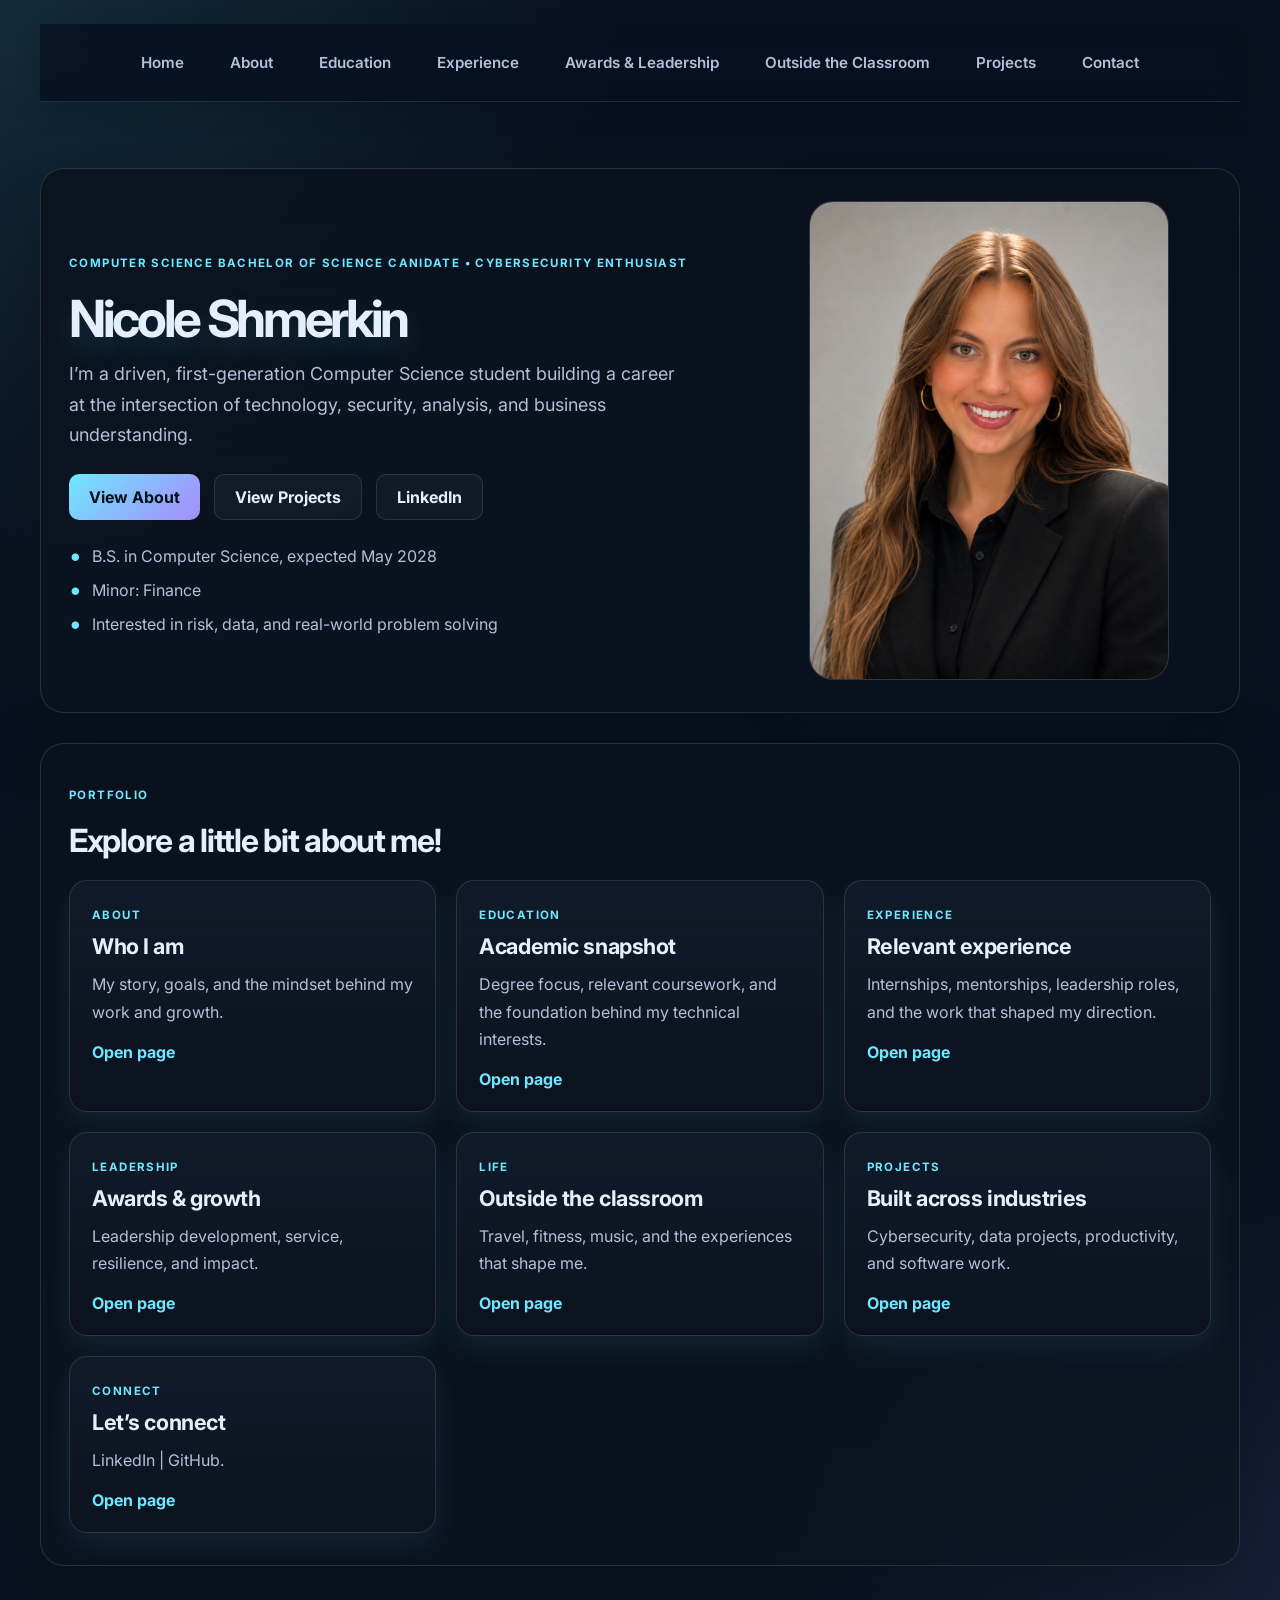
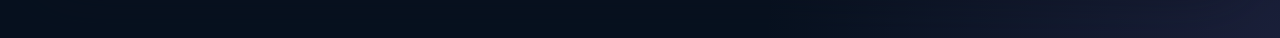
<file: index.html>
<!DOCTYPE html>
<html lang="en">
  <head>
    <meta charset="UTF-8" />
    <meta name="viewport" content="width=device-width, initial-scale=1.0" />
    <title>Nicole Shmerkin | Portfolio</title>
    <meta name="description" content="Nicole Shmerkin portfolio homepage." />
    <link rel="preconnect" href="https://fonts.googleapis.com" />
    <link rel="preconnect" href="https://fonts.gstatic.com" crossorigin />
    <link href="https://fonts.googleapis.com/css2?family=Inter:wght@400;500;600;700;800&display=swap" rel="stylesheet" />
    <link rel="stylesheet" href="style.css" />
  </head>
  <body id="top">
    <div class="page-shell">
      <header class="site-header">
        <nav class="top-nav" aria-label="Main navigation">
          <a href="index.html">Home</a>
          <a href="pages/about.html">About</a>
          <a href="pages/linkedin.html">Education</a>
          <a href="pages/experience.html">Experience</a>
          <a href="pages/awards.html">Awards & Leadership</a>
          <a href="pages/life.html">Outside the Classroom</a>
          <a href="pages/projects.html">Projects</a>
          <a href="pages/contact.html">Contact</a>
        </nav>
      </header>

      <main>
        <section class="hero section">
          <div class="hero-copy">
            <p class="eyebrow">Computer Science Bachelor Of Science Canidate • Cybersecurity Enthusiast</p>
            <h1>Nicole Shmerkin</h1>
            <p class="headline">
              I’m a driven, first-generation Computer Science student building a career at the intersection of technology, security, analysis, and business understanding.
            </p>
            <div class="hero-actions">
              <a class="btn primary" href="pages/about.html">View About</a>
              <a class="btn secondary" href="pages/projects.html">View Projects</a>
              <a class="btn secondary" href="https://www.linkedin.com/in/nicoleshmerkin" target="_blank" rel="noreferrer">LinkedIn</a>
            </div>
            <ul class="quick-facts">
              <li>B.S. in Computer Science, expected May 2028</li>
              <li>Minor: Finance</li>
              <li>Interested in risk, data, and real-world problem solving</li>
            </ul>
          </div>

          <div class="hero-visual">
            <div class="image-frame">
              <img src="Profile_Picture.png" alt="Nicole Shmerkin profile portrait" />
            </div>
          </div>
        </section>

        <section class="section">
          <div class="section-header">
            <p class="section-label">Portfolio</p>
            <h2>Explore a little bit about me!</h2>
          </div>

          <div class="cards-grid three-up">
            <article class="panel highlight-card">
              <span class="mini-tag">About</span>
              <h3>Who I am</h3>
              <p>My story, goals, and the mindset behind my work and growth.</p>
              <div class="project-link"><a href="pages/about.html">Open page</a></div>
            </article>

            <article class="panel highlight-card">
              <span class="mini-tag">Education</span>
              <h3>Academic snapshot</h3>
              <p>Degree focus, relevant coursework, and the foundation behind my technical interests.</p>
              <div class="project-link"><a href="pages/linkedin.html">Open page</a></div>
            </article>

            <article class="panel highlight-card">
              <span class="mini-tag">Experience</span>
              <h3>Relevant experience</h3>
              <p>Internships, mentorships, leadership roles, and the work that shaped my direction.</p>
              <div class="project-link"><a href="pages/experience.html">Open page</a></div>
            </article>

            <article class="panel highlight-card">
              <span class="mini-tag">Leadership</span>
              <h3>Awards & growth</h3>
              <p>Leadership development, service, resilience, and impact.</p>
              <div class="project-link"><a href="pages/awards.html">Open page</a></div>
            </article>

            <article class="panel highlight-card">
              <span class="mini-tag">Life</span>
              <h3>Outside the classroom</h3>
              <p>Travel, fitness, music, and the experiences that shape me.</p>
              <div class="project-link"><a href="pages/life.html">Open page</a></div>
            </article>

            <article class="panel highlight-card">
              <span class="mini-tag">Projects</span>
              <h3>Built across industries</h3>
              <p>Cybersecurity, data projects, productivity, and software work.</p>
              <div class="project-link"><a href="pages/projects.html">Open page</a></div>
            </article>

            <article class="panel highlight-card">
              <span class="mini-tag">Connect</span>
              <h3>Let’s connect</h3>
              <p>LinkedIn | GitHub.</p>
              <div class="project-link"><a href="pages/contact.html">Open page</a></div>
            </article>
          </div>
        </section>
      </main>
    </div>
  </body>
</html>
</file>
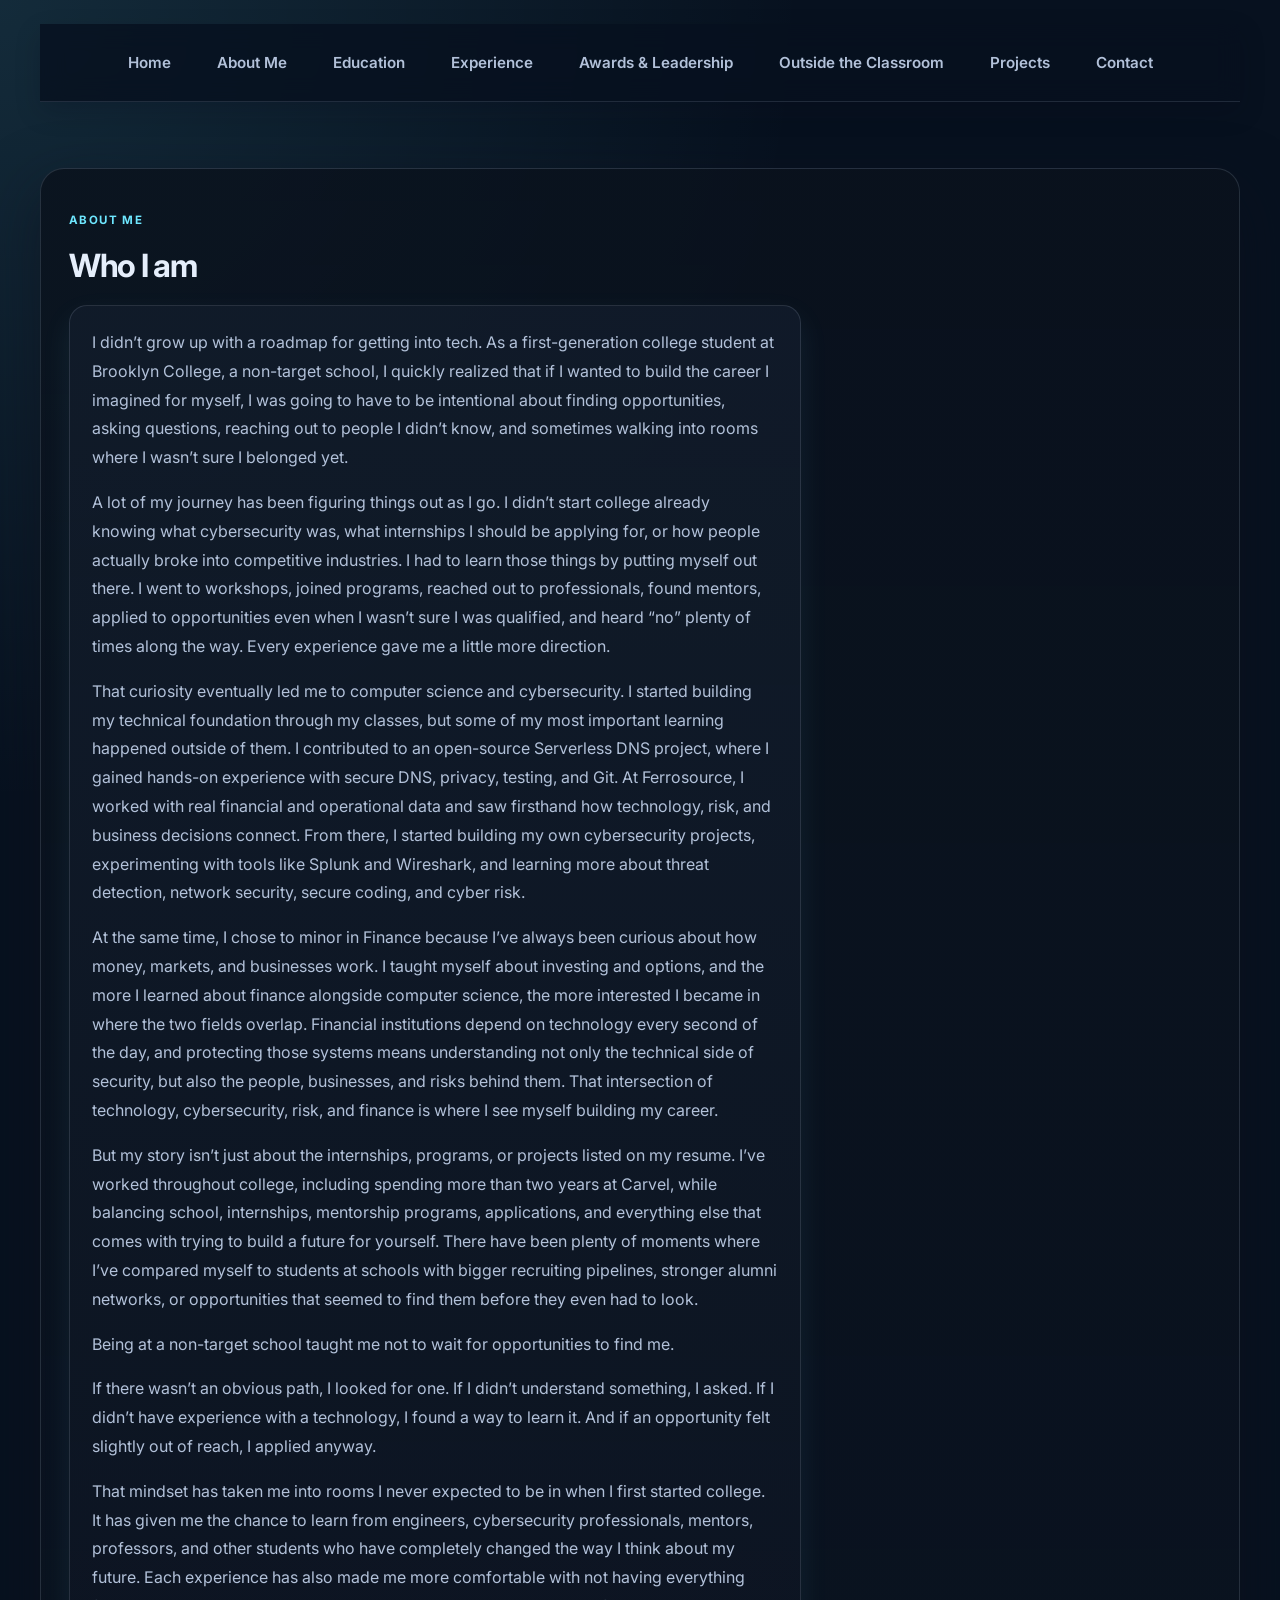
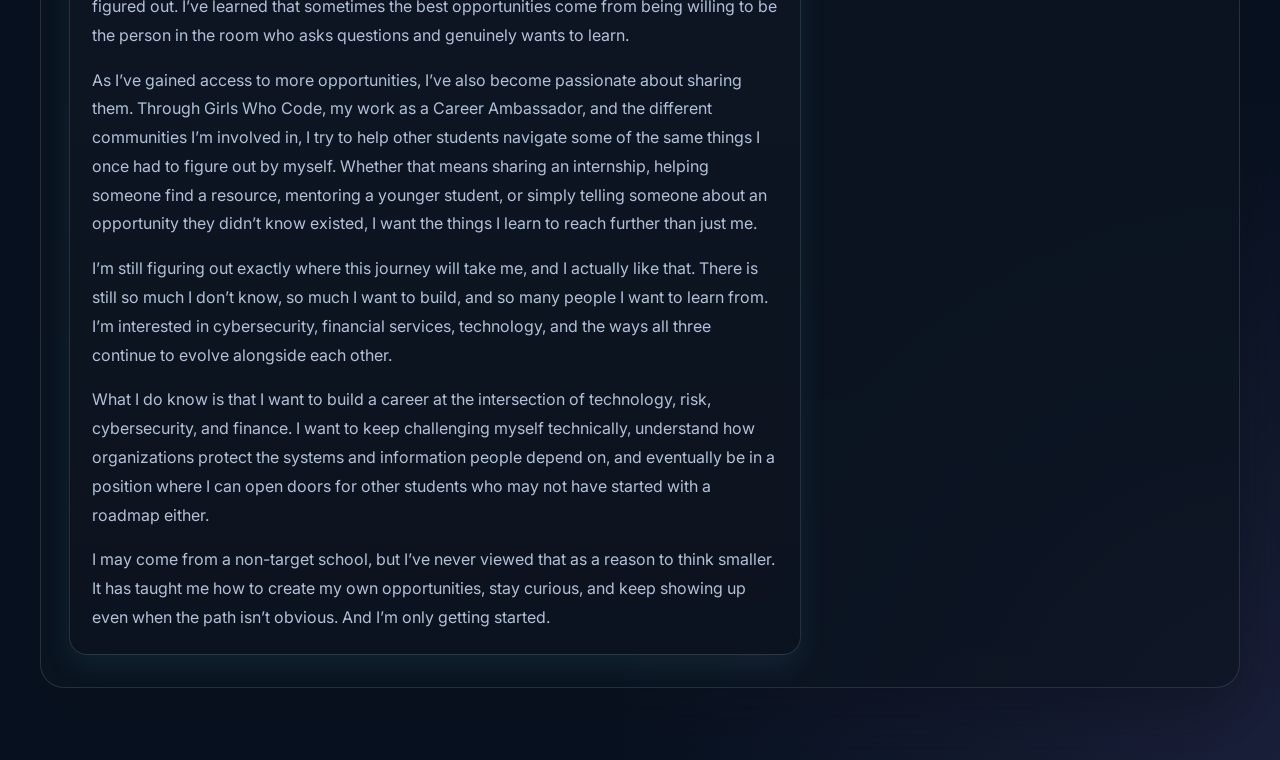
<file: pages/about.html>
<!DOCTYPE html>
<html lang="en">
  <head>
    <meta charset="UTF-8" />
    <meta name="viewport" content="width=device-width, initial-scale=1.0" />
    <title>About Me | Nicole Shmerkin</title>
    <link rel="preconnect" href="https://fonts.googleapis.com" />
    <link rel="preconnect" href="https://fonts.gstatic.com" crossorigin />
    <link href="https://fonts.googleapis.com/css2?family=Inter:wght@400;500;600;700;800&display=swap" rel="stylesheet" />
    <link rel="stylesheet" href="../style.css" />
  </head>
  <body>
    <div class="page-shell">
      <header class="site-header">
        <nav class="top-nav" aria-label="Main navigation">
          <a href="../index.html">Home</a>
          <a href="about.html">About Me</a>
          <a href="linkedin.html">Education</a>
          <a href="experience.html">Experience</a>
          <a href="awards.html">Awards & Leadership</a>
          <a href="life.html">Outside the Classroom</a>
          <a href="projects.html">Projects</a>
          <a href="contact.html">Contact</a>
        </nav>
      </header>

      <main>
        <section class="section">
          <div class="section-header">
            <p class="section-label">About Me</p>
            <h2>Who I am</h2>
          </div>

          <div class="about-grid">
            <div class="panel">
              <p>I didn’t grow up with a roadmap for getting into tech. As a first-generation college student at Brooklyn College, a non-target school, I quickly realized that if I wanted to build the career I imagined for myself, I was going to have to be intentional about finding opportunities, asking questions, reaching out to people I didn’t know, and sometimes walking into rooms where I wasn’t sure I belonged yet. </p>

              <p>A lot of my journey has been figuring things out as I go. I didn’t start college already knowing what cybersecurity was, what internships I should be applying for, or how people actually broke into competitive industries. I had to learn those things by putting myself out there. I went to workshops, joined programs, reached out to professionals, found mentors, applied to opportunities even when I wasn’t sure I was qualified, and heard “no” plenty of times along the way. Every experience gave me a little more direction.</p>

              </p>
              <p>That curiosity eventually led me to computer science and cybersecurity. I started building my technical foundation through my classes, but some of my most important learning happened outside of them. I contributed to an open-source Serverless DNS project, where I gained hands-on experience with secure DNS, privacy, testing, and Git. At Ferrosource, I worked with real financial and operational data and saw firsthand how technology, risk, and business decisions connect. From there, I started building my own cybersecurity projects, experimenting with tools like Splunk and Wireshark, and learning more about threat detection, network security, secure coding, and cyber risk.</p>
              <p>At the same time, I chose to minor in Finance because I’ve always been curious about how money, markets, and businesses work. I taught myself about investing and options, and the more I learned about finance alongside computer science, the more interested I became in where the two fields overlap. Financial institutions depend on technology every second of the day, and protecting those systems means understanding not only the technical side of security, but also the people, businesses, and risks behind them. That intersection of technology, cybersecurity, risk, and finance is where I see myself building my career.</p>

<p>But my story isn’t just about the internships, programs, or projects listed on my resume. I’ve worked throughout college, including spending more than two years at Carvel, while balancing school, internships, mentorship programs, applications, and everything else that comes with trying to build a future for yourself. There have been plenty of moments where I’ve compared myself to students at schools with bigger recruiting pipelines, stronger alumni networks, or opportunities that seemed to find them before they even had to look.</p>

<p>Being at a non-target school taught me not to wait for opportunities to find me.</p>

<p>If there wasn’t an obvious path, I looked for one. If I didn’t understand something, I asked. If I didn’t have experience with a technology, I found a way to learn it. And if an opportunity felt slightly out of reach, I applied anyway.</p>

<p>That mindset has taken me into rooms I never expected to be in when I first started college. It has given me the chance to learn from engineers, cybersecurity professionals, mentors, professors, and other students who have completely changed the way I think about my future. Each experience has also made me more comfortable with not having everything figured out. I’ve learned that sometimes the best opportunities come from being willing to be the person in the room who asks questions and genuinely wants to learn.</p>

<p>As I’ve gained access to more opportunities, I’ve also become passionate about sharing them. Through Girls Who Code, my work as a Career Ambassador, and the different communities I’m involved in, I try to help other students navigate some of the same things I once had to figure out by myself. Whether that means sharing an internship, helping someone find a resource, mentoring a younger student, or simply telling someone about an opportunity they didn’t know existed, I want the things I learn to reach further than just me.</p>

<p>I’m still figuring out exactly where this journey will take me, and I actually like that. There is still so much I don’t know, so much I want to build, and so many people I want to learn from. I’m interested in cybersecurity, financial services, technology, and the ways all three continue to evolve alongside each other.</p>

<p>What I do know is that I want to build a career at the intersection of technology, risk, cybersecurity, and finance. I want to keep challenging myself technically, understand how organizations protect the systems and information people depend on, and eventually be in a position where I can open doors for other students who may not have started with a roadmap either.</p>

<p>I may come from a non-target school, but I’ve never viewed that as a reason to think smaller. It has taught me how to create my own opportunities, stay curious, and keep showing up even when the path isn’t obvious. And I’m only getting started.</p>
            </div>

          </div>
        </section>
      </main>
    </div>
  </body>
</html>
</file>
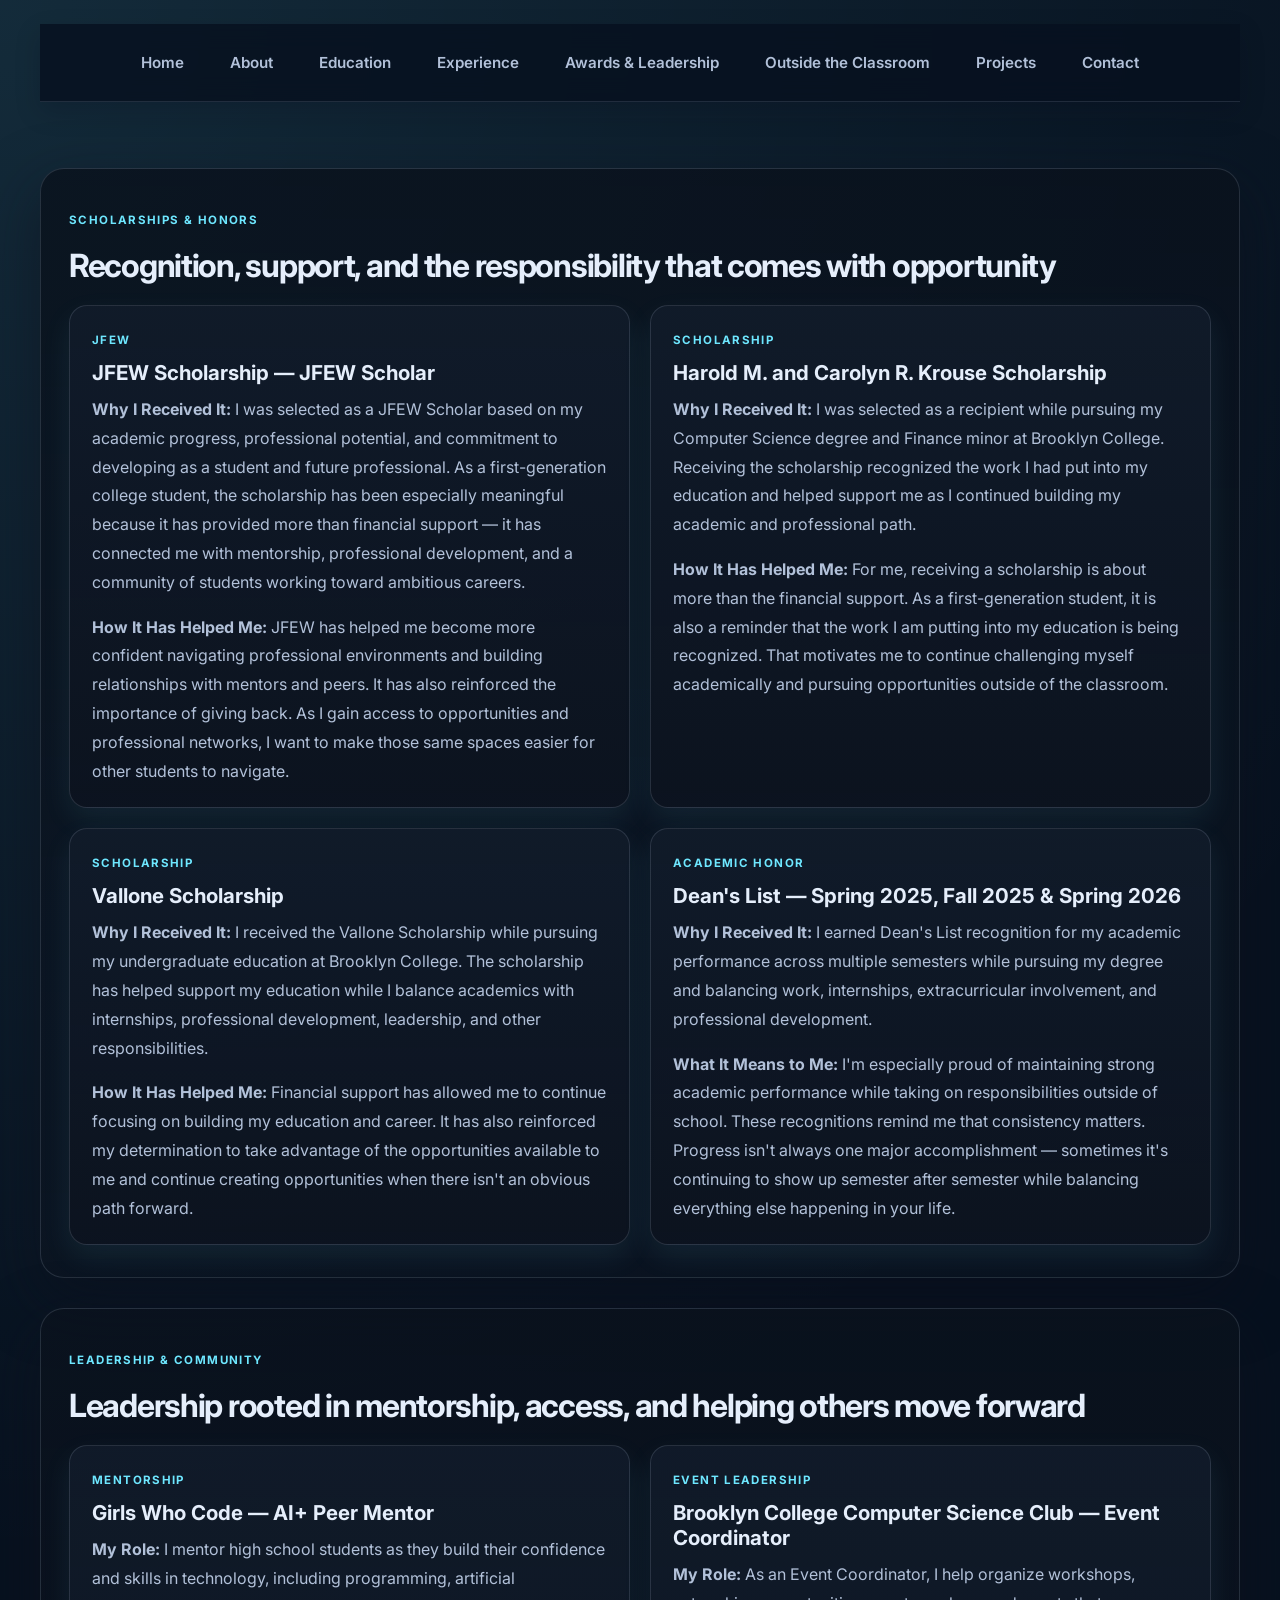
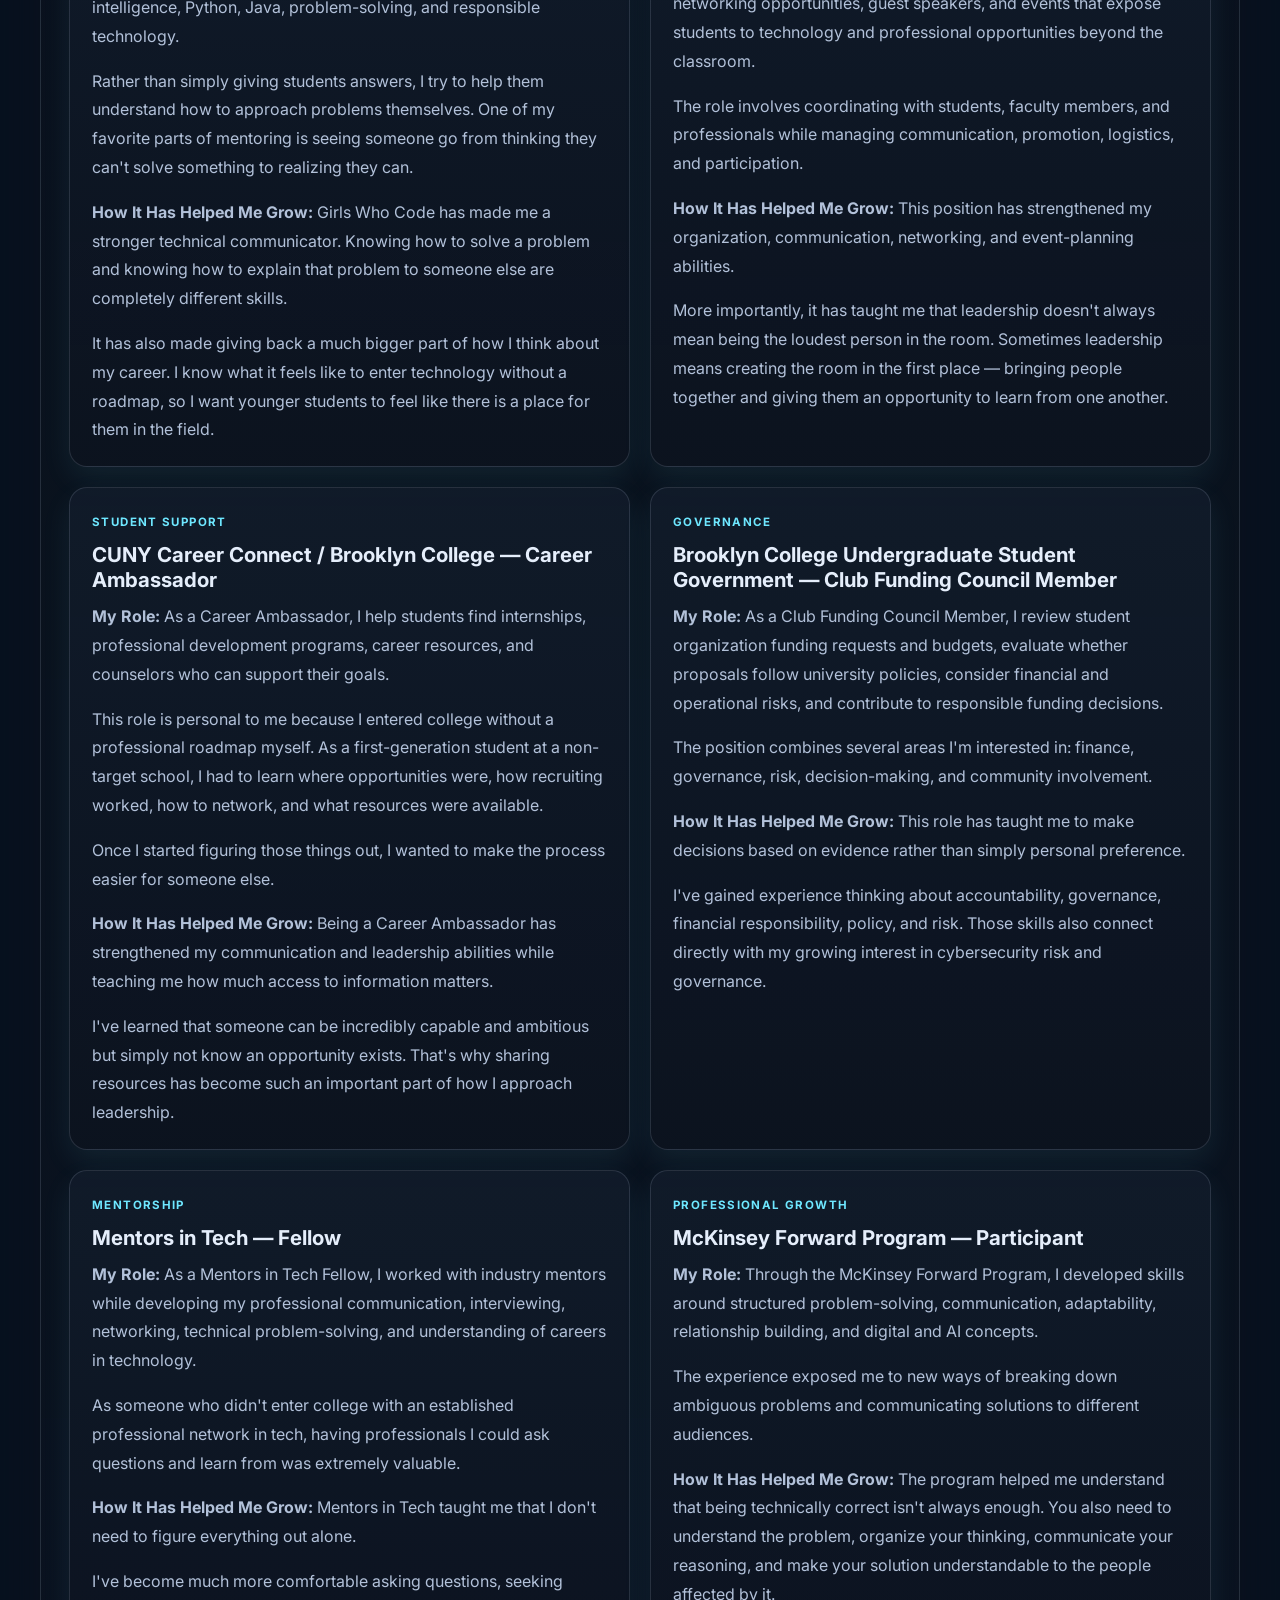
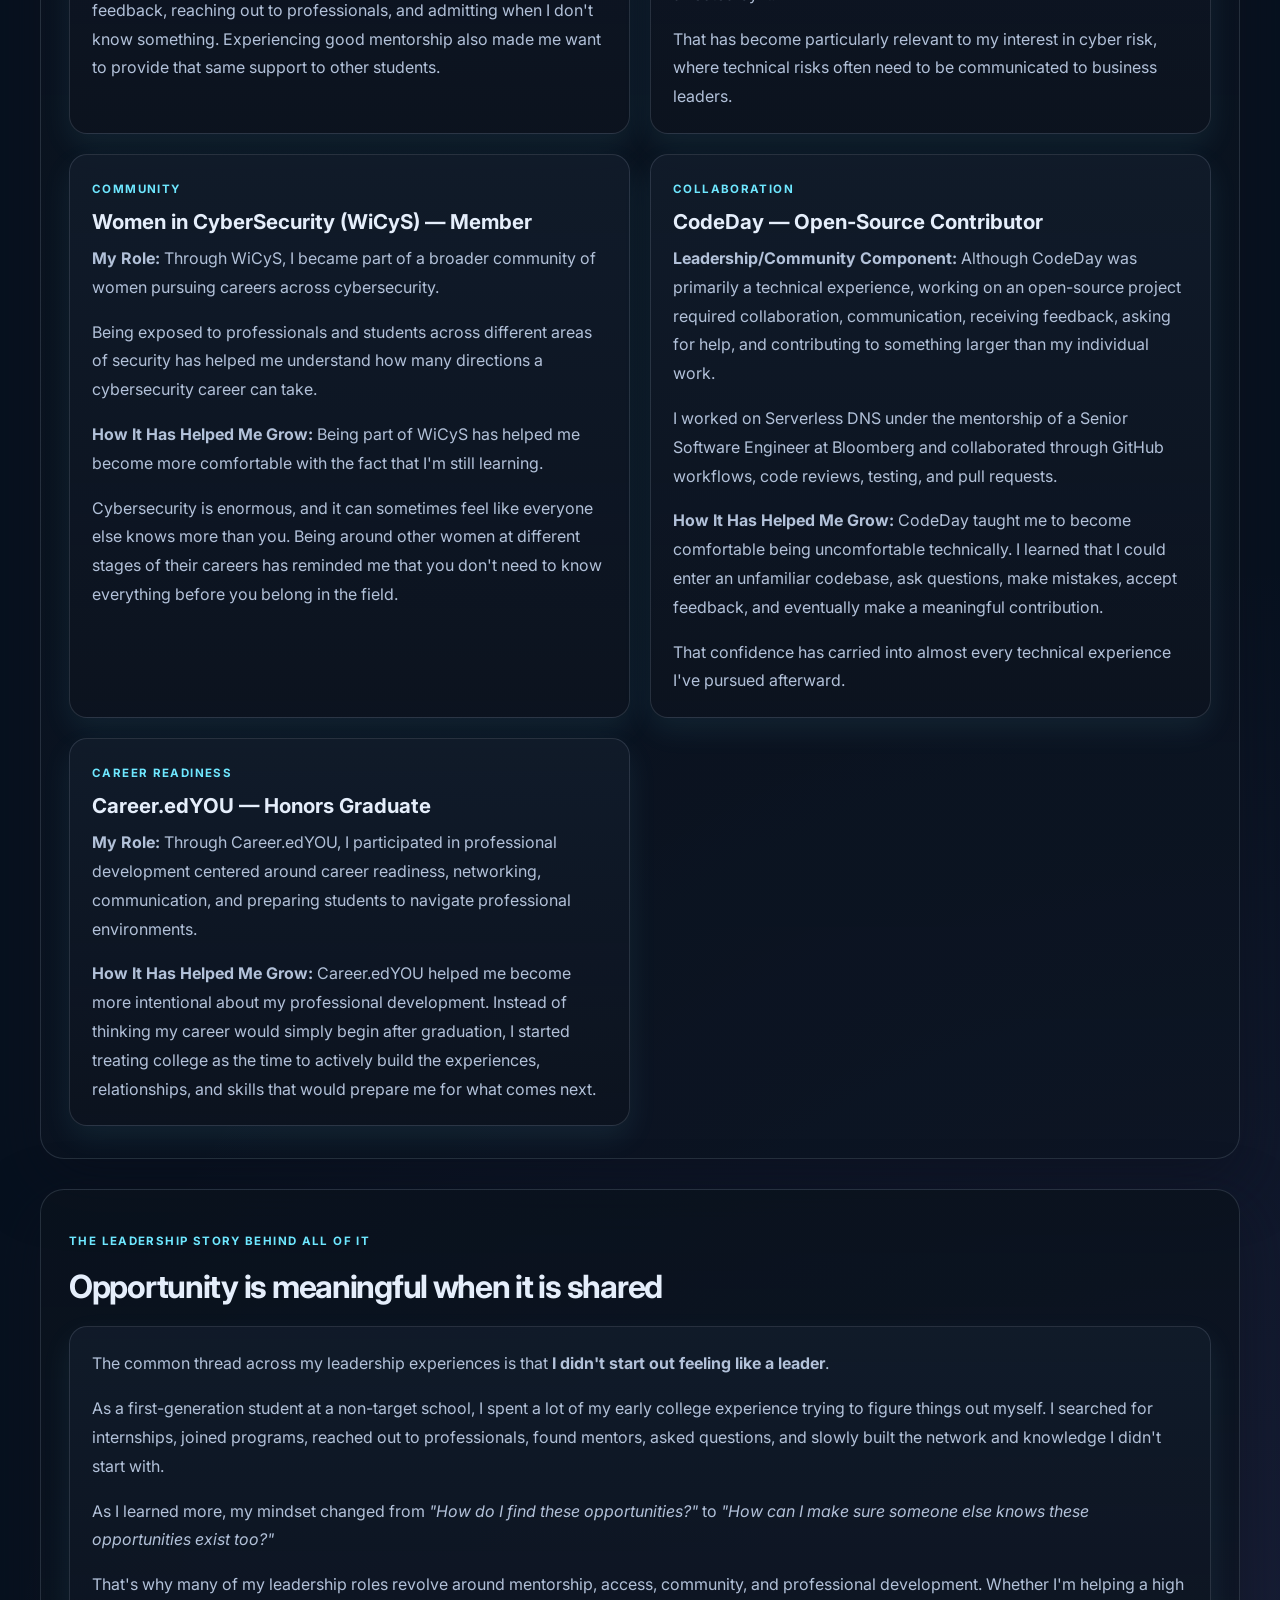
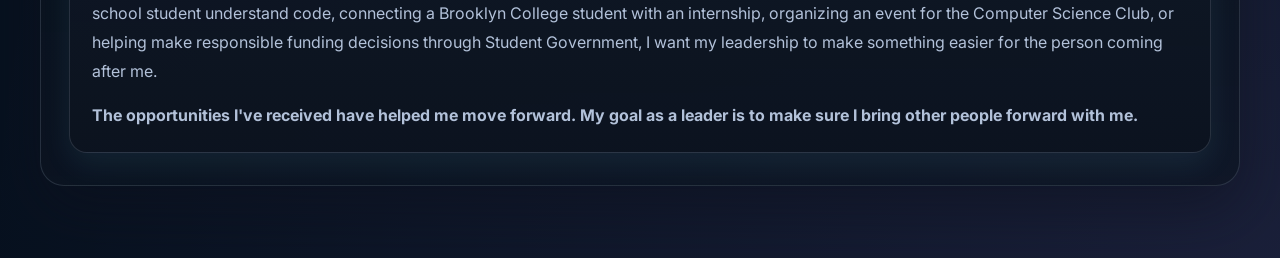
<file: pages/awards.html>
<!DOCTYPE html>
<html lang="en">
  <head>
    <meta charset="UTF-8" />
    <meta name="viewport" content="width=device-width, initial-scale=1.0" />
    <title>Awards & Leadership | Nicole Shmerkin</title>
    <link rel="preconnect" href="https://fonts.googleapis.com" />
    <link rel="preconnect" href="https://fonts.gstatic.com" crossorigin />
    <link href="https://fonts.googleapis.com/css2?family=Inter:wght@400;500;600;700;800&display=swap" rel="stylesheet" />
    <link rel="stylesheet" href="../style.css" />
  </head>
  <body>
    <div class="page-shell">
      <header class="site-header">
        <nav class="top-nav" aria-label="Main navigation">
          <a href="../index.html">Home</a>
          <a href="about.html">About</a>
          <a href="linkedin.html">Education</a>
          <a href="experience.html">Experience</a>
          <a href="awards.html">Awards & Leadership</a>
          <a href="life.html">Outside the Classroom</a>
          <a href="projects.html">Projects</a>
          <a href="contact.html">Contact</a>
        </nav>
      </header>

      <main>
        <section class="section">
          <div class="section-header">
            <p class="section-label">Scholarships & Honors</p>
            <h2>Recognition, support, and the responsibility that comes with opportunity</h2>
          </div>

          <div class="awards-grid">
            <article class="award-card panel">
              <span class="mini-tag">JFEW</span>
              <h3>JFEW Scholarship — JFEW Scholar</h3>
              <p><strong>Why I Received It:</strong> I was selected as a JFEW Scholar based on my academic progress, professional potential, and commitment to developing as a student and future professional. As a first-generation college student, the scholarship has been especially meaningful because it has provided more than financial support — it has connected me with mentorship, professional development, and a community of students working toward ambitious careers.</p>
              <p><strong>How It Has Helped Me:</strong> JFEW has helped me become more confident navigating professional environments and building relationships with mentors and peers. It has also reinforced the importance of giving back. As I gain access to opportunities and professional networks, I want to make those same spaces easier for other students to navigate.</p>
            </article>

            <article class="award-card panel">
              <span class="mini-tag">Scholarship</span>
              <h3>Harold M. and Carolyn R. Krouse Scholarship</h3>
              <p><strong>Why I Received It:</strong> I was selected as a recipient while pursuing my Computer Science degree and Finance minor at Brooklyn College. Receiving the scholarship recognized the work I had put into my education and helped support me as I continued building my academic and professional path.</p>
              <p><strong>How It Has Helped Me:</strong> For me, receiving a scholarship is about more than the financial support. As a first-generation student, it is also a reminder that the work I am putting into my education is being recognized. That motivates me to continue challenging myself academically and pursuing opportunities outside of the classroom.</p>
            </article>

            <article class="award-card panel">
              <span class="mini-tag">Scholarship</span>
              <h3>Vallone Scholarship</h3>
              <p><strong>Why I Received It:</strong> I received the Vallone Scholarship while pursuing my undergraduate education at Brooklyn College. The scholarship has helped support my education while I balance academics with internships, professional development, leadership, and other responsibilities.</p>
              <p><strong>How It Has Helped Me:</strong> Financial support has allowed me to continue focusing on building my education and career. It has also reinforced my determination to take advantage of the opportunities available to me and continue creating opportunities when there isn't an obvious path forward.</p>
            </article>

            <article class="award-card panel">
              <span class="mini-tag">Academic Honor</span>
              <h3>Dean's List — Spring 2025, Fall 2025 & Spring 2026</h3>
              <p><strong>Why I Received It:</strong> I earned Dean's List recognition for my academic performance across multiple semesters while pursuing my degree and balancing work, internships, extracurricular involvement, and professional development.</p>
              <p><strong>What It Means to Me:</strong> I'm especially proud of maintaining strong academic performance while taking on responsibilities outside of school. These recognitions remind me that consistency matters. Progress isn't always one major accomplishment — sometimes it's continuing to show up semester after semester while balancing everything else happening in your life.</p>
            </article>
          </div>
        </section>

        <section class="section">
          <div class="section-header">
            <p class="section-label">Leadership & Community</p>
            <h2>Leadership rooted in mentorship, access, and helping others move forward</h2>
          </div>

          <div class="awards-grid">
            <article class="award-card panel">
              <span class="mini-tag">Mentorship</span>
              <h3>Girls Who Code — AI+ Peer Mentor</h3>
              <p><strong>My Role:</strong> I mentor high school students as they build their confidence and skills in technology, including programming, artificial intelligence, Python, Java, problem-solving, and responsible technology.</p>
              <p>Rather than simply giving students answers, I try to help them understand how to approach problems themselves. One of my favorite parts of mentoring is seeing someone go from thinking they can't solve something to realizing they can.</p>
              <p><strong>How It Has Helped Me Grow:</strong> Girls Who Code has made me a stronger technical communicator. Knowing how to solve a problem and knowing how to explain that problem to someone else are completely different skills.</p>
              <p>It has also made giving back a much bigger part of how I think about my career. I know what it feels like to enter technology without a roadmap, so I want younger students to feel like there is a place for them in the field.</p>
            </article>

            <article class="award-card panel">
              <span class="mini-tag">Event Leadership</span>
              <h3>Brooklyn College Computer Science Club — Event Coordinator</h3>
              <p><strong>My Role:</strong> As an Event Coordinator, I help organize workshops, networking opportunities, guest speakers, and events that expose students to technology and professional opportunities beyond the classroom.</p>
              <p>The role involves coordinating with students, faculty members, and professionals while managing communication, promotion, logistics, and participation.</p>
              <p><strong>How It Has Helped Me Grow:</strong> This position has strengthened my organization, communication, networking, and event-planning abilities.</p>
              <p>More importantly, it has taught me that leadership doesn't always mean being the loudest person in the room. Sometimes leadership means creating the room in the first place — bringing people together and giving them an opportunity to learn from one another.</p>
            </article>

            <article class="award-card panel">
              <span class="mini-tag">Student Support</span>
              <h3>CUNY Career Connect / Brooklyn College — Career Ambassador</h3>
              <p><strong>My Role:</strong> As a Career Ambassador, I help students find internships, professional development programs, career resources, and counselors who can support their goals.</p>
              <p>This role is personal to me because I entered college without a professional roadmap myself. As a first-generation student at a non-target school, I had to learn where opportunities were, how recruiting worked, how to network, and what resources were available.</p>
              <p>Once I started figuring those things out, I wanted to make the process easier for someone else.</p>
              <p><strong>How It Has Helped Me Grow:</strong> Being a Career Ambassador has strengthened my communication and leadership abilities while teaching me how much access to information matters.</p>
              <p>I've learned that someone can be incredibly capable and ambitious but simply not know an opportunity exists. That's why sharing resources has become such an important part of how I approach leadership.</p>
            </article>

            <article class="award-card panel">
              <span class="mini-tag">Governance</span>
              <h3>Brooklyn College Undergraduate Student Government — Club Funding Council Member</h3>
              <p><strong>My Role:</strong> As a Club Funding Council Member, I review student organization funding requests and budgets, evaluate whether proposals follow university policies, consider financial and operational risks, and contribute to responsible funding decisions.</p>
              <p>The position combines several areas I'm interested in: finance, governance, risk, decision-making, and community involvement.</p>
              <p><strong>How It Has Helped Me Grow:</strong> This role has taught me to make decisions based on evidence rather than simply personal preference.</p>
              <p>I've gained experience thinking about accountability, governance, financial responsibility, policy, and risk. Those skills also connect directly with my growing interest in cybersecurity risk and governance.</p>
            </article>

            <article class="award-card panel">
              <span class="mini-tag">Mentorship</span>
              <h3>Mentors in Tech — Fellow</h3>
              <p><strong>My Role:</strong> As a Mentors in Tech Fellow, I worked with industry mentors while developing my professional communication, interviewing, networking, technical problem-solving, and understanding of careers in technology.</p>
              <p>As someone who didn't enter college with an established professional network in tech, having professionals I could ask questions and learn from was extremely valuable.</p>
              <p><strong>How It Has Helped Me Grow:</strong> Mentors in Tech taught me that I don't need to figure everything out alone.</p>
              <p>I've become much more comfortable asking questions, seeking feedback, reaching out to professionals, and admitting when I don't know something. Experiencing good mentorship also made me want to provide that same support to other students.</p>
            </article>

            <article class="award-card panel">
              <span class="mini-tag">Professional Growth</span>
              <h3>McKinsey Forward Program — Participant</h3>
              <p><strong>My Role:</strong> Through the McKinsey Forward Program, I developed skills around structured problem-solving, communication, adaptability, relationship building, and digital and AI concepts.</p>
              <p>The experience exposed me to new ways of breaking down ambiguous problems and communicating solutions to different audiences.</p>
              <p><strong>How It Has Helped Me Grow:</strong> The program helped me understand that being technically correct isn't always enough. You also need to understand the problem, organize your thinking, communicate your reasoning, and make your solution understandable to the people affected by it.</p>
              <p>That has become particularly relevant to my interest in cyber risk, where technical risks often need to be communicated to business leaders.</p>
            </article>

            <article class="award-card panel">
              <span class="mini-tag">Community</span>
              <h3>Women in CyberSecurity (WiCyS) — Member</h3>
              <p><strong>My Role:</strong> Through WiCyS, I became part of a broader community of women pursuing careers across cybersecurity.</p>
              <p>Being exposed to professionals and students across different areas of security has helped me understand how many directions a cybersecurity career can take.</p>
              <p><strong>How It Has Helped Me Grow:</strong> Being part of WiCyS has helped me become more comfortable with the fact that I'm still learning.</p>
              <p>Cybersecurity is enormous, and it can sometimes feel like everyone else knows more than you. Being around other women at different stages of their careers has reminded me that you don't need to know everything before you belong in the field.</p>
            </article>

            <article class="award-card panel">
              <span class="mini-tag">Collaboration</span>
              <h3>CodeDay — Open-Source Contributor</h3>
              <p><strong>Leadership/Community Component:</strong> Although CodeDay was primarily a technical experience, working on an open-source project required collaboration, communication, receiving feedback, asking for help, and contributing to something larger than my individual work.</p>
              <p>I worked on Serverless DNS under the mentorship of a Senior Software Engineer at Bloomberg and collaborated through GitHub workflows, code reviews, testing, and pull requests.</p>
              <p><strong>How It Has Helped Me Grow:</strong> CodeDay taught me to become comfortable being uncomfortable technically. I learned that I could enter an unfamiliar codebase, ask questions, make mistakes, accept feedback, and eventually make a meaningful contribution.</p>
              <p>That confidence has carried into almost every technical experience I've pursued afterward.</p>
            </article>

            <article class="award-card panel">
              <span class="mini-tag">Career Readiness</span>
              <h3>Career.edYOU — Honors Graduate</h3>
              <p><strong>My Role:</strong> Through Career.edYOU, I participated in professional development centered around career readiness, networking, communication, and preparing students to navigate professional environments.</p>
              <p><strong>How It Has Helped Me Grow:</strong> Career.edYOU helped me become more intentional about my professional development. Instead of thinking my career would simply begin after graduation, I started treating college as the time to actively build the experiences, relationships, and skills that would prepare me for what comes next.</p>
            </article>
          </div>
        </section>

        <section class="section">
          <div class="section-header">
            <p class="section-label">The Leadership Story Behind All of It</p>
            <h2>Opportunity is meaningful when it is shared</h2>
          </div>

          <div class="panel skill-panel">
            <p>The common thread across my leadership experiences is that <strong>I didn't start out feeling like a leader</strong>.</p>
            <p>As a first-generation student at a non-target school, I spent a lot of my early college experience trying to figure things out myself. I searched for internships, joined programs, reached out to professionals, found mentors, asked questions, and slowly built the network and knowledge I didn't start with.</p>
            <p>As I learned more, my mindset changed from <em>"How do I find these opportunities?"</em> to <em>"How can I make sure someone else knows these opportunities exist too?"</em></p>
            <p>That's why many of my leadership roles revolve around mentorship, access, community, and professional development. Whether I'm helping a high school student understand code, connecting a Brooklyn College student with an internship, organizing an event for the Computer Science Club, or helping make responsible funding decisions through Student Government, I want my leadership to make something easier for the person coming after me.</p>
            <p><strong>The opportunities I've received have helped me move forward. My goal as a leader is to make sure I bring other people forward with me.</strong></p>
          </div>
        </section>
      </main>
    </div>
  </body>
</html>
</file>
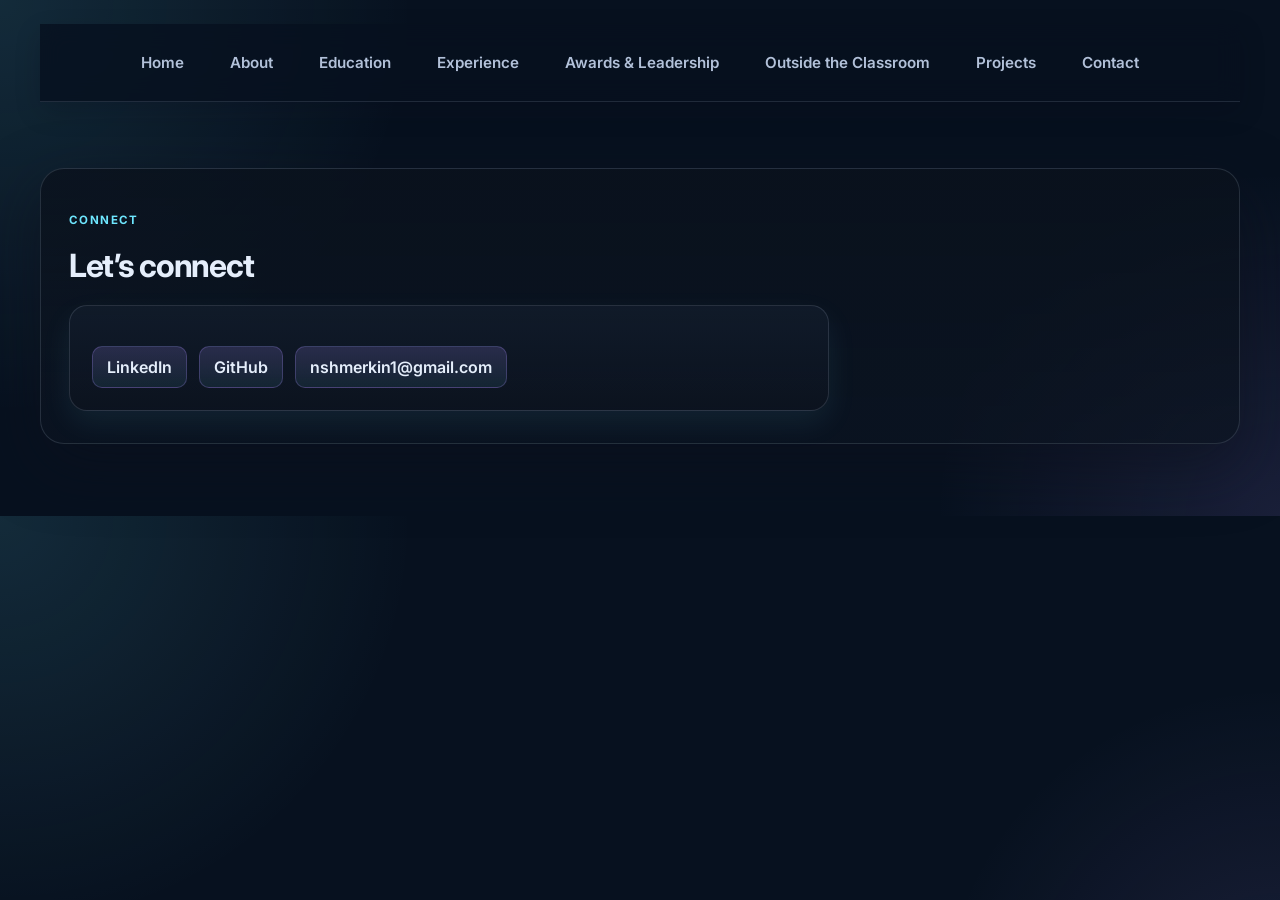
<file: pages/contact.html>
<!DOCTYPE html>
<html lang="en">
  <head>
    <meta charset="UTF-8" />
    <meta name="viewport" content="width=device-width, initial-scale=1.0" />
    <title>Contact | Nicole Shmerkin</title>
    <link rel="preconnect" href="https://fonts.googleapis.com" />
    <link rel="preconnect" href="https://fonts.gstatic.com" crossorigin />
    <link href="https://fonts.googleapis.com/css2?family=Inter:wght@400;500;600;700;800&display=swap" rel="stylesheet" />
    <link rel="stylesheet" href="../style.css" />
  </head>
  <body>
    <div class="page-shell">
      <header class="site-header">
        <nav class="top-nav" aria-label="Main navigation">
          <a href="../index.html">Home</a>
          <a href="about.html">About</a>
          <a href="linkedin.html">Education</a>
          <a href="experience.html">Experience</a>
          <a href="awards.html">Awards & Leadership</a>
          <a href="life.html">Outside the Classroom</a>
          <a href="projects.html">Projects</a>
          <a href="contact.html">Contact</a>
        </nav>
      </header>

      <main>
        <section class="section contact-section">
          <div class="section-header">
            <p class="section-label">Connect</p>
            <h2>Let’s connect</h2>
          </div>

          <div class="panel contact-panel">
            <div class="contact-links">
              <a href="https://www.linkedin.com/in/nicoleshmerkin" target="_blank" rel="noreferrer">LinkedIn</a>
              <a href="https://github.com/Nxco1e" target="_blank" rel="noreferrer">GitHub</a>
              <a href="mailto:nshmerkin1@gmail.com">nshmerkin1@gmail.com</a>
            </div>
          </div>
        </section>
      </main>
    </div>
  </body>
</html>
</file>
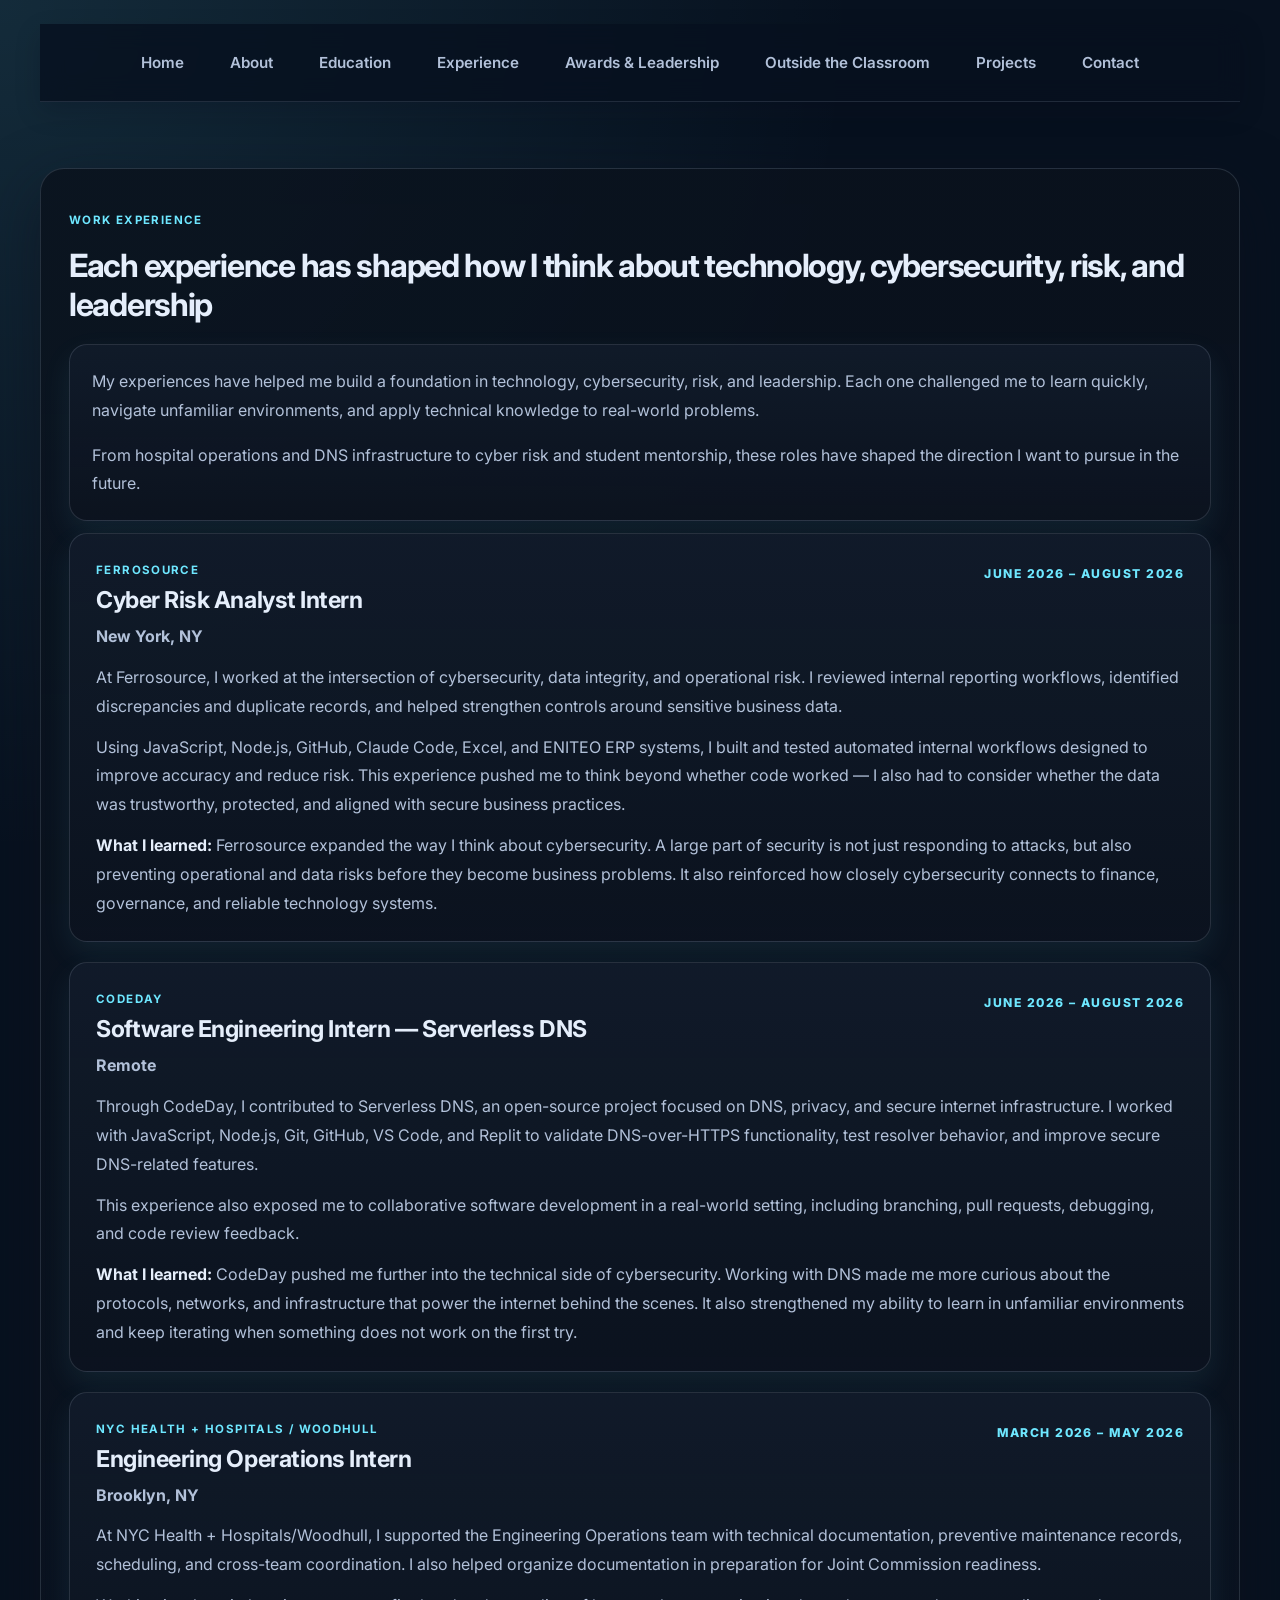
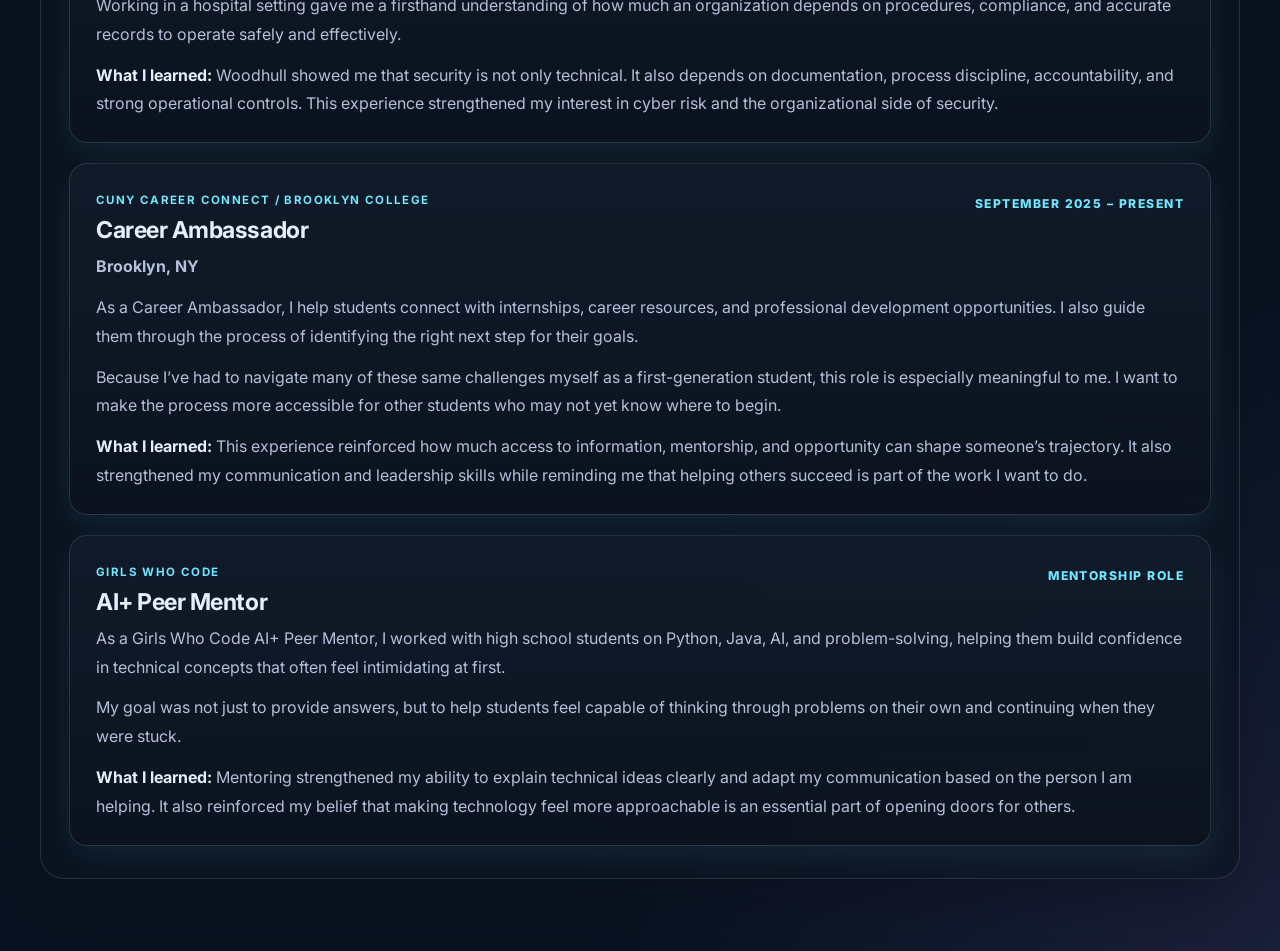
<file: pages/experience.html>
<!DOCTYPE html>
<html lang="en">
  <head>
    <meta charset="UTF-8" />
    <meta name="viewport" content="width=device-width, initial-scale=1.0" />
    <title>Experience | Nicole Shmerkin</title>
    <link rel="preconnect" href="https://fonts.googleapis.com" />
    <link rel="preconnect" href="https://fonts.gstatic.com" crossorigin />
    <link href="https://fonts.googleapis.com/css2?family=Inter:wght@400;500;600;700;800&display=swap" rel="stylesheet" />
    <link rel="stylesheet" href="../style.css" />
  </head>
  <body>
    <div class="page-shell">
      <header class="site-header">
        <nav class="top-nav" aria-label="Main navigation">
          <a href="../index.html">Home</a>
          <a href="about.html">About</a>
          <a href="linkedin.html">Education</a>
          <a href="experience.html">Experience</a>
          <a href="awards.html">Awards & Leadership</a>
          <a href="life.html">Outside the Classroom</a>
          <a href="projects.html">Projects</a>
          <a href="contact.html">Contact</a>
        </nav>
      </header>

      <main>
        <section class="section">
          <div class="section-header">
            <p class="section-label">Work Experience</p>
            <h2>Each experience has shaped how I think about technology, cybersecurity, risk, and leadership</h2>
          </div>

          <div class="panel skill-panel">
            <p>My experiences have helped me build a foundation in technology, cybersecurity, risk, and leadership. Each one challenged me to learn quickly, navigate unfamiliar environments, and apply technical knowledge to real-world problems.</p>
            <p>From hospital operations and DNS infrastructure to cyber risk and student mentorship, these roles have shaped the direction I want to pursue in the future.</p>
          </div>

          <div class="experience-stack">
            <article class="panel experience-card">
              <div class="experience-header">
                <div>
                  <span class="mini-tag">Ferrosource</span>
                  <h3>Cyber Risk Analyst Intern</h3>
                </div>
                <span class="experience-date">June 2026 – August 2026</span>
              </div>
              <p class="experience-meta">New York, NY</p>
              <p>At Ferrosource, I worked at the intersection of cybersecurity, data integrity, and operational risk. I reviewed internal reporting workflows, identified discrepancies and duplicate records, and helped strengthen controls around sensitive business data.</p>
              <p>Using JavaScript, Node.js, GitHub, Claude Code, Excel, and ENITEO ERP systems, I built and tested automated internal workflows designed to improve accuracy and reduce risk. This experience pushed me to think beyond whether code worked — I also had to consider whether the data was trustworthy, protected, and aligned with secure business practices.</p>
              <p><strong>What I learned:</strong> Ferrosource expanded the way I think about cybersecurity. A large part of security is not just responding to attacks, but also preventing operational and data risks before they become business problems. It also reinforced how closely cybersecurity connects to finance, governance, and reliable technology systems.</p>
            </article>

            <article class="panel experience-card">
              <div class="experience-header">
                <div>
                  <span class="mini-tag">CodeDay</span>
                  <h3>Software Engineering Intern — Serverless DNS</h3>
                </div>
                <span class="experience-date">June 2026 – August 2026</span>
              </div>
              <p class="experience-meta">Remote</p>
              <p>Through CodeDay, I contributed to Serverless DNS, an open-source project focused on DNS, privacy, and secure internet infrastructure. I worked with JavaScript, Node.js, Git, GitHub, VS Code, and Replit to validate DNS-over-HTTPS functionality, test resolver behavior, and improve secure DNS-related features.</p>
              <p>This experience also exposed me to collaborative software development in a real-world setting, including branching, pull requests, debugging, and code review feedback.</p>
              <p><strong>What I learned:</strong> CodeDay pushed me further into the technical side of cybersecurity. Working with DNS made me more curious about the protocols, networks, and infrastructure that power the internet behind the scenes. It also strengthened my ability to learn in unfamiliar environments and keep iterating when something does not work on the first try.</p>
            </article>

            <article class="panel experience-card">
              <div class="experience-header">
                <div>
                  <span class="mini-tag">NYC Health + Hospitals / Woodhull</span>
                  <h3>Engineering Operations Intern</h3>
                </div>
                <span class="experience-date">March 2026 – May 2026</span>
              </div>
              <p class="experience-meta">Brooklyn, NY</p>
              <p>At NYC Health + Hospitals/Woodhull, I supported the Engineering Operations team with technical documentation, preventive maintenance records, scheduling, and cross-team coordination. I also helped organize documentation in preparation for Joint Commission readiness.</p>
              <p>Working in a hospital setting gave me a firsthand understanding of how much an organization depends on procedures, compliance, and accurate records to operate safely and effectively.</p>
              <p><strong>What I learned:</strong> Woodhull showed me that security is not only technical. It also depends on documentation, process discipline, accountability, and strong operational controls. This experience strengthened my interest in cyber risk and the organizational side of security.</p>
            </article>

            <article class="panel experience-card">
              <div class="experience-header">
                <div>
                  <span class="mini-tag">CUNY Career Connect / Brooklyn College</span>
                  <h3>Career Ambassador</h3>
                </div>
                <span class="experience-date">September 2025 – Present</span>
              </div>
              <p class="experience-meta">Brooklyn, NY</p>
              <p>As a Career Ambassador, I help students connect with internships, career resources, and professional development opportunities. I also guide them through the process of identifying the right next step for their goals.</p>
              <p>Because I’ve had to navigate many of these same challenges myself as a first-generation student, this role is especially meaningful to me. I want to make the process more accessible for other students who may not yet know where to begin.</p>
              <p><strong>What I learned:</strong> This experience reinforced how much access to information, mentorship, and opportunity can shape someone’s trajectory. It also strengthened my communication and leadership skills while reminding me that helping others succeed is part of the work I want to do.</p>
            </article>

            <article class="panel experience-card">
              <div class="experience-header">
                <div>
                  <span class="mini-tag">Girls Who Code</span>
                  <h3>AI+ Peer Mentor</h3>
                </div>
                <span class="experience-date">Mentorship role</span>
              </div>
              <p>As a Girls Who Code AI+ Peer Mentor, I worked with high school students on Python, Java, AI, and problem-solving, helping them build confidence in technical concepts that often feel intimidating at first.</p>
              <p>My goal was not just to provide answers, but to help students feel capable of thinking through problems on their own and continuing when they were stuck.</p>
              <p><strong>What I learned:</strong> Mentoring strengthened my ability to explain technical ideas clearly and adapt my communication based on the person I am helping. It also reinforced my belief that making technology feel more approachable is an essential part of opening doors for others.</p>
            </article>
          </div>
        </section>
      </main>
    </div>
  </body>
</html>
</file>
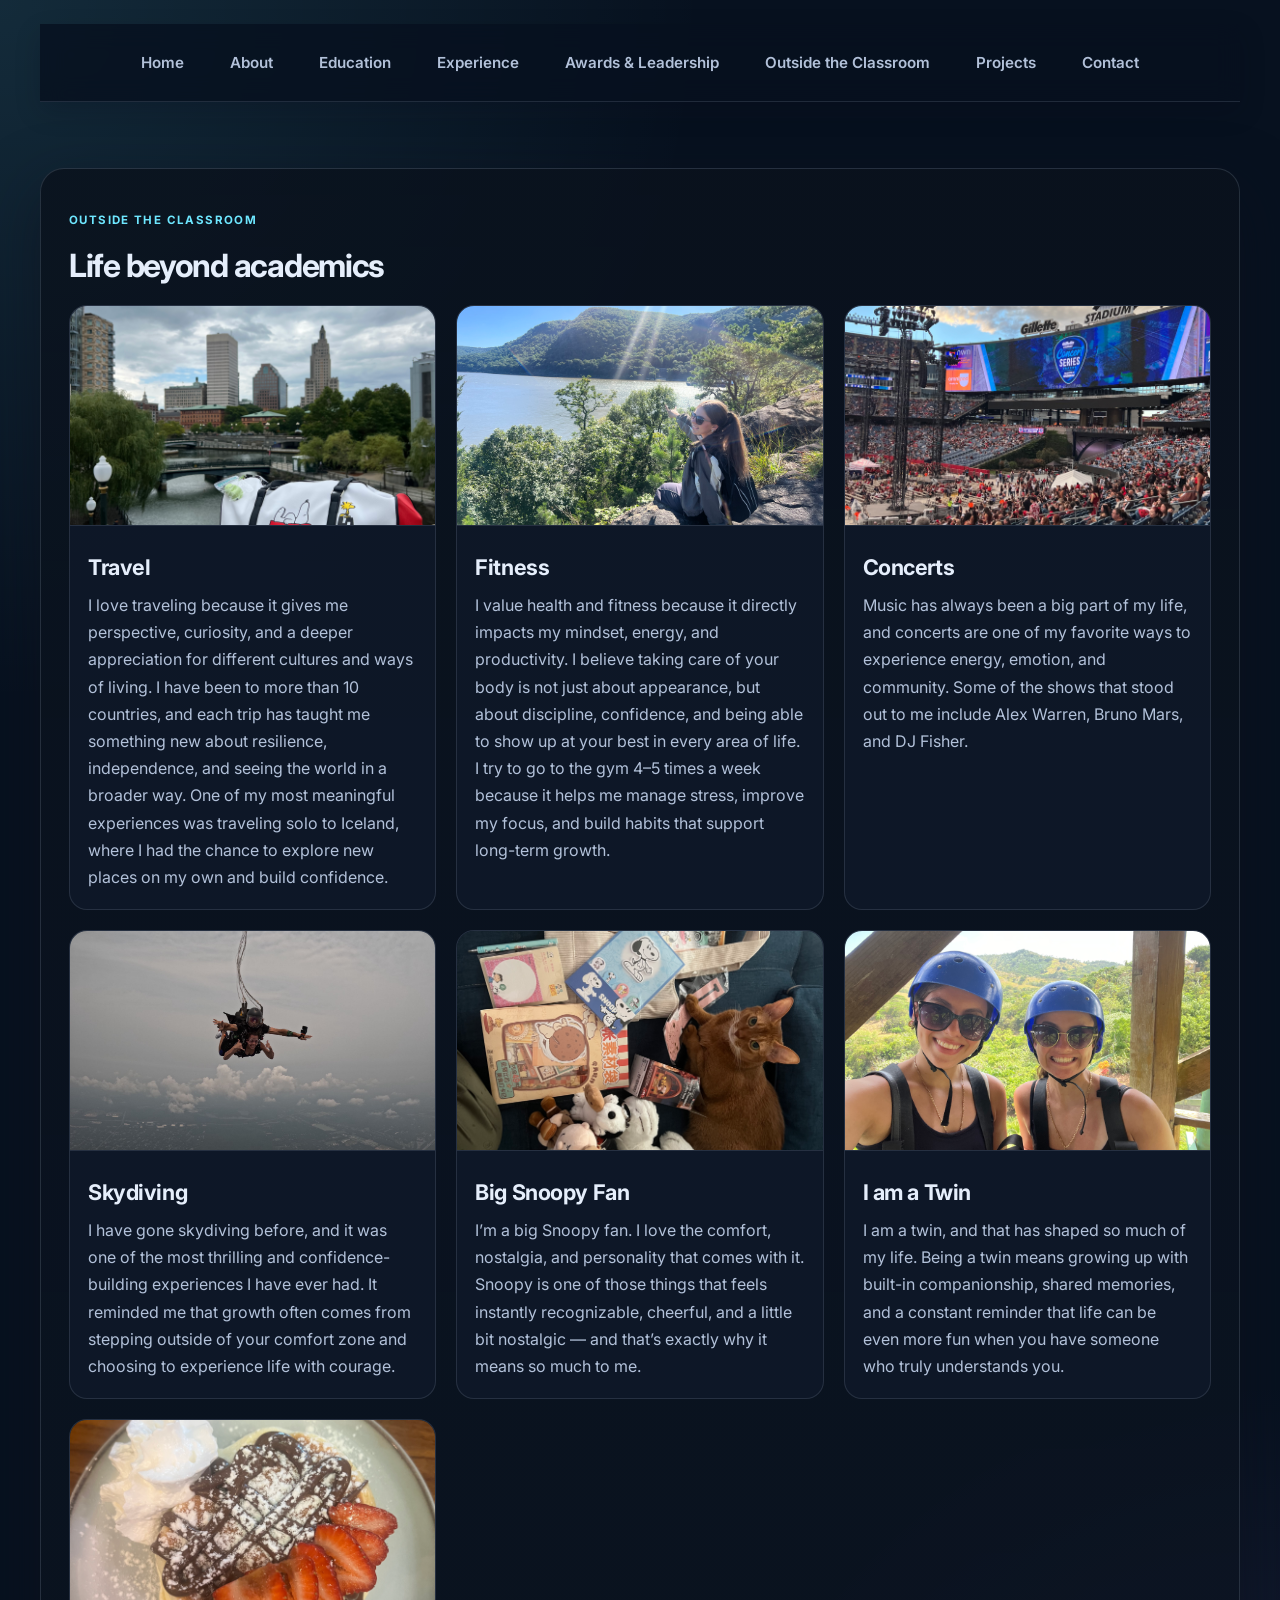
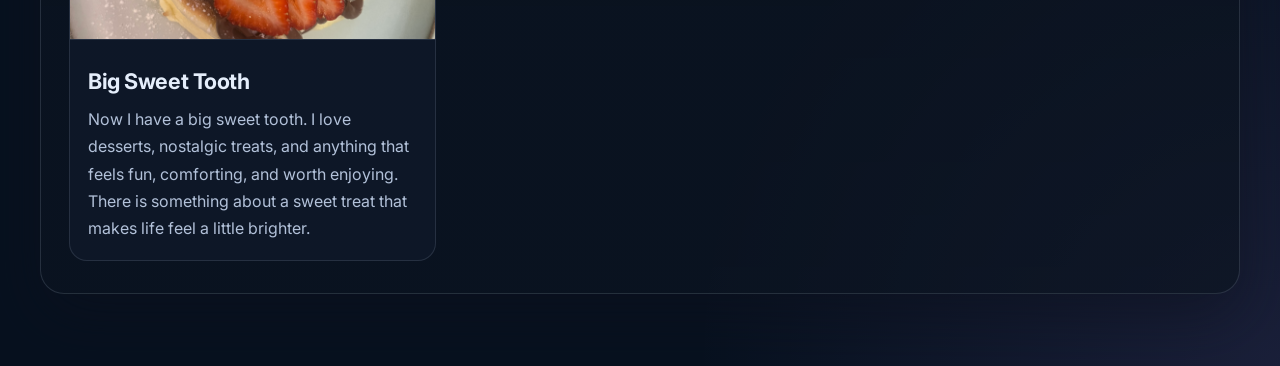
<file: pages/life.html>
<!DOCTYPE html>
<html lang="en">
  <head>
    <meta charset="UTF-8" />
    <meta name="viewport" content="width=device-width, initial-scale=1.0" />
    <title>Outside the Classroom | Nicole Shmerkin</title>
    <link rel="preconnect" href="https://fonts.googleapis.com" />
    <link rel="preconnect" href="https://fonts.gstatic.com" crossorigin />
    <link href="https://fonts.googleapis.com/css2?family=Inter:wght@400;500;600;700;800&display=swap" rel="stylesheet" />
    <link rel="stylesheet" href="../style.css" />
  </head>
  <body>
    <div class="page-shell">
      <header class="site-header">
        <nav class="top-nav" aria-label="Main navigation">
          <a href="../index.html">Home</a>
          <a href="about.html">About</a>
          <a href="linkedin.html">Education</a>
          <a href="experience.html">Experience</a>
          <a href="awards.html">Awards & Leadership</a>
          <a href="life.html">Outside the Classroom</a>
          <a href="projects.html">Projects</a>
          <a href="contact.html">Contact</a>
        </nav>
      </header>

      <main>
        <section class="section">
          <div class="section-header">
            <p class="section-label">Outside the Classroom</p>
            <h2>Life beyond academics</h2>
          </div>

          <div class="life-grid">
            <article class="life-card">
              <img src="../travel.jpeg" alt="Travel and exploration" />
              <div>
                <h3>Travel</h3>
                <p>I love traveling because it gives me perspective, curiosity, and a deeper appreciation for different cultures and ways of living. I have been to more than 10 countries, and each trip has taught me something new about resilience, independence, and seeing the world in a broader way. One of my most meaningful experiences was traveling solo to Iceland, where I had the chance to explore new places on my own and build confidence.</p>
              </div>
            </article>

            <article class="life-card">
              <img src="../fitness.jpeg" alt="Fitness and gym lifestyle" />
              <div>
                <h3>Fitness</h3>
                <p>I value health and fitness because it directly impacts my mindset, energy, and productivity. I believe taking care of your body is not just about appearance, but about discipline, confidence, and being able to show up at your best in every area of life. I try to go to the gym 4–5 times a week because it helps me manage stress, improve my focus, and build habits that support long-term growth.</p>
              </div>
            </article>

            <article class="life-card">
              <img src="../concert.jpeg" alt="Concert at the stadium" />
              <div>
                <h3>Concerts</h3>
                <p>Music has always been a big part of my life, and concerts are one of my favorite ways to experience energy, emotion, and community. Some of the shows that stood out to me include Alex Warren, Bruno Mars, and DJ Fisher.</p>
              </div>
            </article>

            <article class="life-card">
              <img src="../sky dive.jpeg" alt="Skydiving experience" />
              <div>
                <h3>Skydiving</h3>
                <p>I have gone skydiving before, and it was one of the most thrilling and confidence-building experiences I have ever had. It reminded me that growth often comes from stepping outside of your comfort zone and choosing to experience life with courage.</p>
              </div>
            </article>

            <article class="life-card">
              <img src="../snoopy.jpeg" alt="Snoopy collection and fandom" />
              <div>
                <h3>Big Snoopy Fan</h3>
                <p>I’m a big Snoopy fan. I love the comfort, nostalgia, and personality that comes with it. Snoopy is one of those things that feels instantly recognizable, cheerful, and a little bit nostalgic — and that’s exactly why it means so much to me.</p>
              </div>
            </article>

            <article class="life-card">
              <img src="../twins.jpeg" alt="Twin photo" />
              <div>
                <h3>I am a Twin</h3>
                <p>I am a twin, and that has shaped so much of my life. Being a twin means growing up with built-in companionship, shared memories, and a constant reminder that life can be even more fun when you have someone who truly understands you.</p>
              </div>
            </article>

            <article class="life-card">
              <img src="../sugar.jpeg" alt="Sweet dessert and sugary treat" />
              <div>
                <h3>Big Sweet Tooth</h3>
                <p>Now I have a big sweet tooth. I love desserts, nostalgic treats, and anything that feels fun, comforting, and worth enjoying. There is something about a sweet treat that makes life feel a little brighter.</p>
              </div>
            </article>
          </div>
        </section>
      </main>
    </div>
  </body>
</html>
</file>
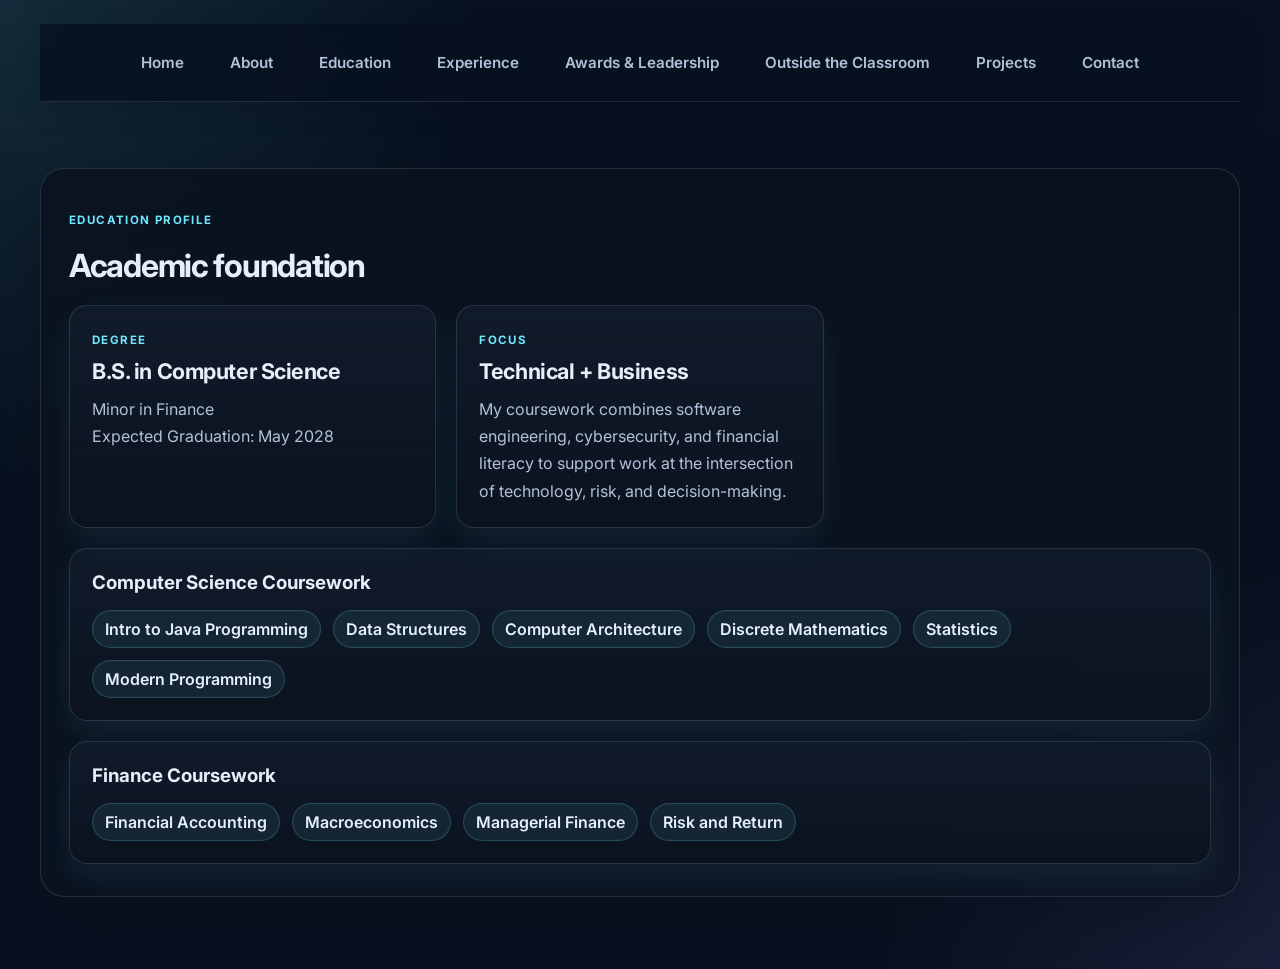
<file: pages/linkedin.html>
<!DOCTYPE html>
<html lang="en">
  <head>
    <meta charset="UTF-8" />
    <meta name="viewport" content="width=device-width, initial-scale=1.0" />
    <title>LinkedIn | Nicole Shmerkin</title>
    <link rel="preconnect" href="https://fonts.googleapis.com" />
    <link rel="preconnect" href="https://fonts.gstatic.com" crossorigin />
    <link href="https://fonts.googleapis.com/css2?family=Inter:wght@400;500;600;700;800&display=swap" rel="stylesheet" />
    <link rel="stylesheet" href="../style.css" />
  </head>
  <body>
    <div class="page-shell">
      <header class="site-header">
        <nav class="top-nav" aria-label="Main navigation">
          <a href="../index.html">Home</a>
          <a href="about.html">About</a>
          <a href="linkedin.html">Education</a>
          <a href="experience.html">Experience</a>
          <a href="awards.html">Awards & Leadership</a>
          <a href="life.html">Outside the Classroom</a>
          <a href="projects.html">Projects</a>
          <a href="contact.html">Contact</a>
        </nav>
      </header>

      <main>
        <section class="section">
          <div class="section-header">
            <p class="section-label">Education Profile</p>
            <h2>Academic foundation</h2>
          </div>

          <div class="cards-grid three-up">
            <article class="panel highlight-card">
              <span class="mini-tag">Degree</span>
              <h3>B.S. in Computer Science</h3>
              <p>Minor in Finance</p>
              <p>Expected Graduation: May 2028</p>
            </article>

            <article class="panel highlight-card">
              <span class="mini-tag">Focus</span>
              <h3>Technical + Business</h3>
              <p>My coursework combines software engineering, cybersecurity, and financial literacy to support work at the intersection of technology, risk, and decision-making.</p>
            </article>
          </div>

          <div class="panel skill-panel">
            <h3>Computer Science Coursework</h3>
            <div class="skill-list">
              <span>Intro to Java Programming</span>
              <span>Data Structures</span>
              <span>Computer Architecture</span>
              <span>Discrete Mathematics</span>
              <span>Statistics</span>
              <span>Modern Programming</span>
            </div>
          </div>

          <div class="panel skill-panel">
            <h3>Finance Coursework</h3>
            <div class="skill-list">
              <span>Financial Accounting</span>
              <span>Macroeconomics</span>
              <span>Managerial Finance</span>
              <span>Risk and Return</span>
            </div>
          </div>
        </section>
      </main>
    </div>
  </body>
</html>
</file>
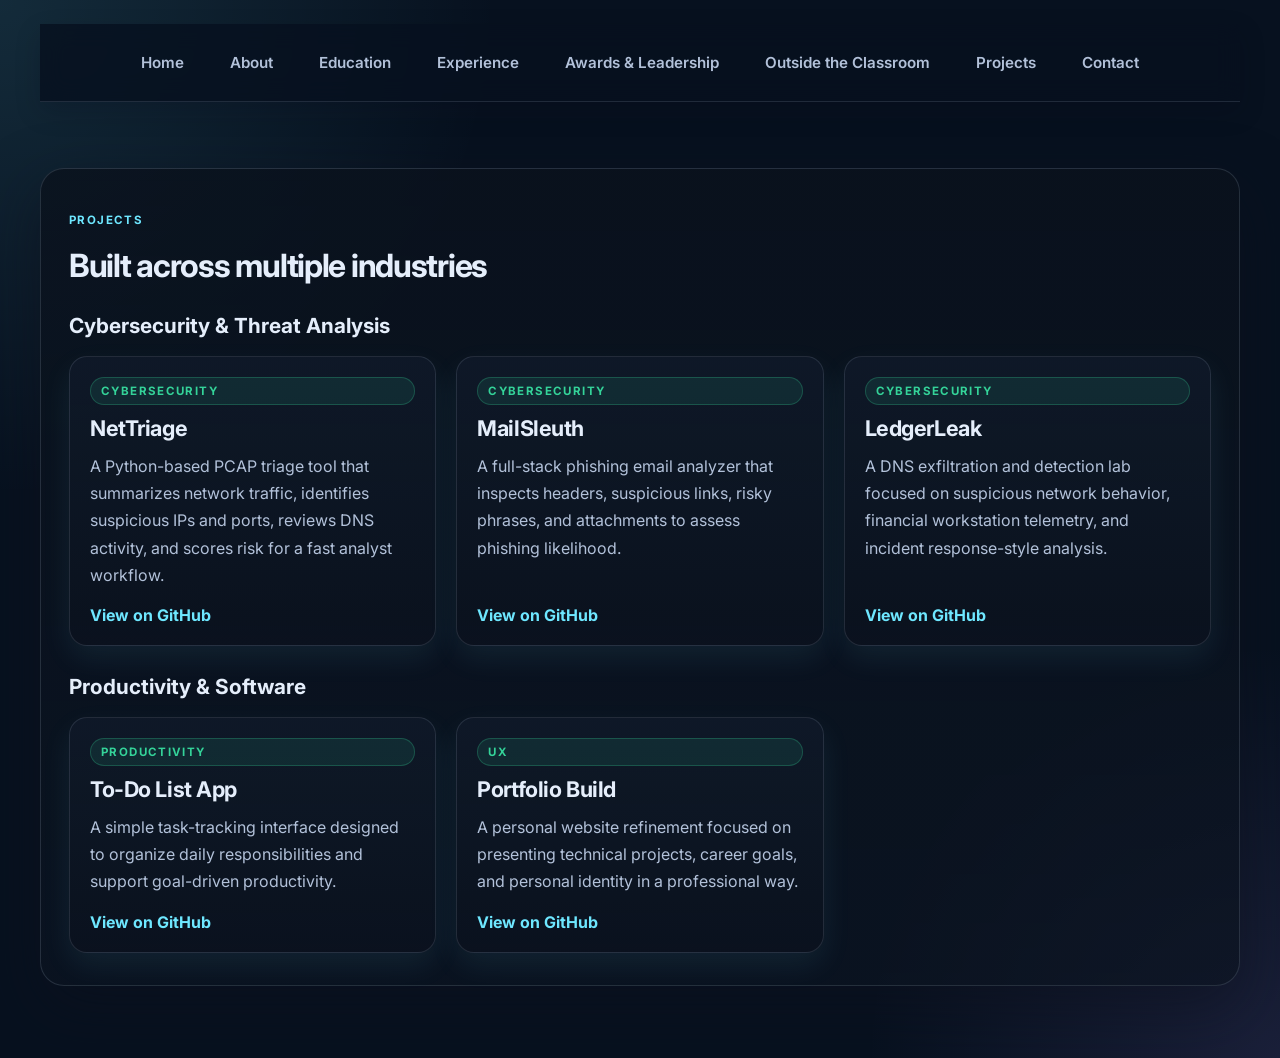
<file: pages/projects.html>
<!DOCTYPE html>
<html lang="en">
  <head>
    <meta charset="UTF-8" />
    <meta name="viewport" content="width=device-width, initial-scale=1.0" />
    <title>Projects | Nicole Shmerkin</title>
    <link rel="preconnect" href="https://fonts.googleapis.com" />
    <link rel="preconnect" href="https://fonts.gstatic.com" crossorigin />
    <link href="https://fonts.googleapis.com/css2?family=Inter:wght@400;500;600;700;800&display=swap" rel="stylesheet" />
    <link rel="stylesheet" href="../style.css" />
  </head>
  <body>
    <div class="page-shell">
      <header class="site-header">
        <nav class="top-nav" aria-label="Main navigation">
          <a href="../index.html">Home</a>
          <a href="about.html">About</a>
          <a href="linkedin.html">Education</a>
          <a href="experience.html">Experience</a>
          <a href="awards.html">Awards & Leadership</a>
          <a href="life.html">Outside the Classroom</a>
          <a href="projects.html">Projects</a>
          <a href="contact.html">Contact</a>
        </nav>
      </header>

      <main>
        <section class="section">
          <div class="section-header">
            <p class="section-label">Projects</p>
            <h2>Built across multiple industries</h2>
          </div>

          <div class="industry-block">
            <h3>Cybersecurity & Threat Analysis</h3>
            <div class="project-grid">
              <article class="project-card">
                <span class="tag">Cybersecurity</span>
                <h4>NetTriage</h4>
                <p>A Python-based PCAP triage tool that summarizes network traffic, identifies suspicious IPs and ports, reviews DNS activity, and scores risk for a fast analyst workflow.</p>
                <div class="project-link"><a href="https://github.com/Nxco1e/Network-Triage-Tool" target="_blank" rel="noreferrer">View on GitHub</a></div>
              </article>

              <article class="project-card">
                <span class="tag">Cybersecurity</span>
                <h4>MailSleuth</h4>
                <p>A full-stack phishing email analyzer that inspects headers, suspicious links, risky phrases, and attachments to assess phishing likelihood.</p>
                <div class="project-link"><a href="https://github.com/Nxco1e/Phishing-Email-Analyzer-" target="_blank" rel="noreferrer">View on GitHub</a></div>
              </article>

              <article class="project-card">
                <span class="tag">Cybersecurity</span>
                <h4>LedgerLeak</h4>
                <p>A DNS exfiltration and detection lab focused on suspicious network behavior, financial workstation telemetry, and incident response-style analysis.</p>
                <div class="project-link"><a href="https://github.com/Nxco1e/LedgerLeak-DNS-Exfiltration-Detection-Investigation-Lab" target="_blank" rel="noreferrer">View on GitHub</a></div>
              </article>
            </div>
          </div>

          <div class="industry-block">
            <h3>Productivity & Software</h3>
            <div class="project-grid">
              <article class="project-card">
                <span class="tag">Productivity</span>
                <h4>To-Do List App</h4>
                <p>A simple task-tracking interface designed to organize daily responsibilities and support goal-driven productivity.</p>
                <div class="project-link"><a href="https://github.com/Nxco1e/To-Do-List" target="_blank" rel="noreferrer">View on GitHub</a></div>
              </article>

              <article class="project-card">
                <span class="tag">UX</span>
                <h4>Portfolio Build</h4>
                <p>A personal website refinement focused on presenting technical projects, career goals, and personal identity in a professional way.</p>
                <div class="project-link"><a href="https://github.com/Nxco1e/Personal-Website" target="_blank" rel="noreferrer">View on GitHub</a></div>
              </article>
            </div>
          </div>
        </section>
      </main>
    </div>
  </body>
</html>
</file>
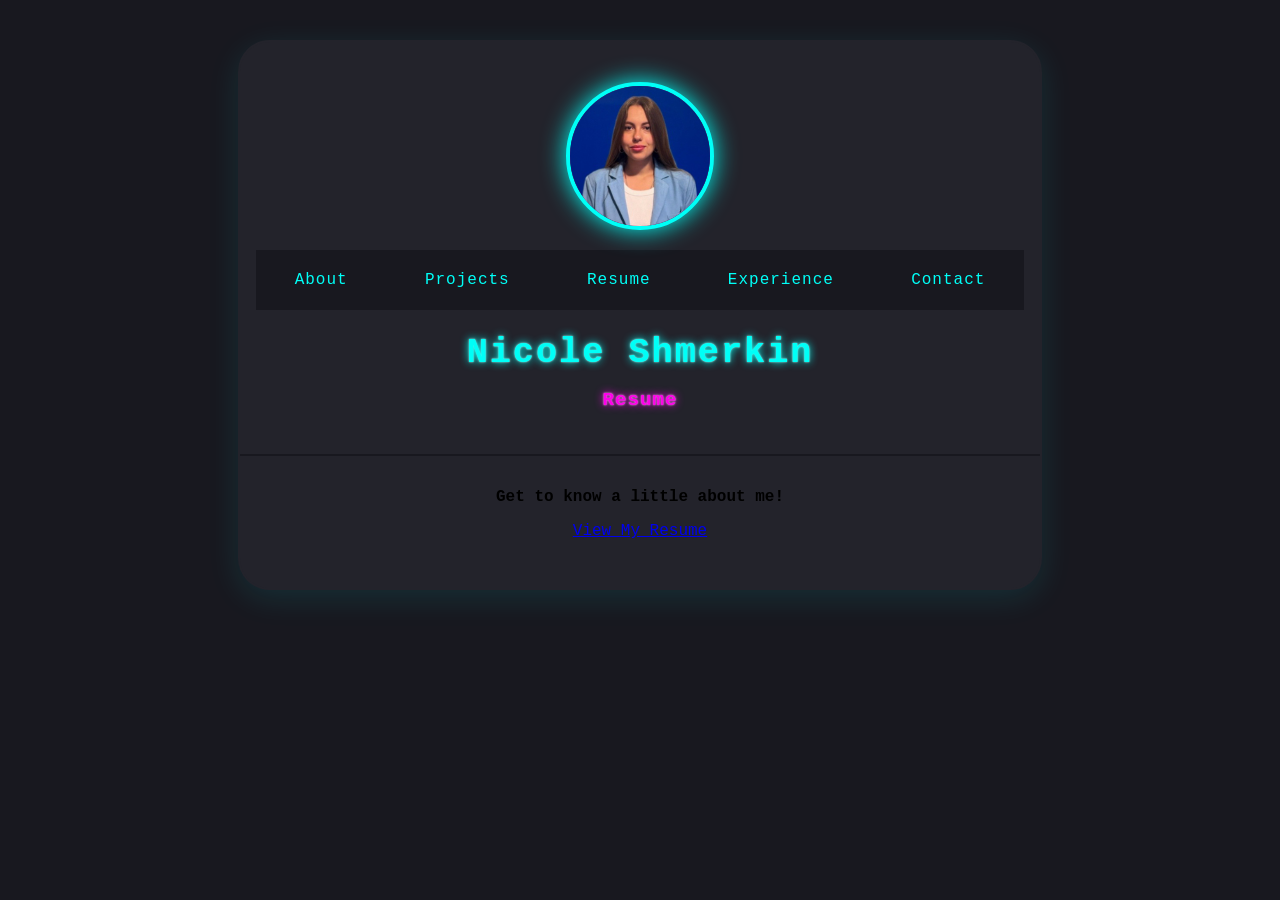
<file: pages/resume.html>
<!DOCTYPE html>
<html lang="en">
<head>
    <meta charset="UTF-8">
    <meta name="viewport" content="width=device-width, initial-scale=1.0">
    <title>Resume - Nicole Shmerkin</title>
    <link rel="stylesheet" href="../css">
    <style>
        body {
            font-family: 'IBM Plex Mono', 'Courier New', monospace;
            background: #18181f;
            margin: 0;
            color: #000;
        }
        .container {
            max-width: 800px;
            margin: 40px auto;
            border-radius: 32px;
            box-shadow: 0 8px 32px rgba(0,255,255,0.10);
            background: #23232b;
            border: 2px solid #23232b;
            overflow: hidden;
        }
        header {
            background: #23232b;
            padding: 2.5rem 1rem 1.5rem 1rem;
            text-align: center;
            border-bottom: 2px solid #18181f;
        }
        .profile-pic {
            display: flex;
            justify-content: center;
            align-items: center;
            margin-bottom: 1.2rem;
        }
        .profile-pic img {
            width: 140px;
            height: 140px;
            object-fit: cover;
            border-radius: 50%;
            border: 4px solid #00fff7;
            box-shadow: 0 0 24px #00fff7, 0 0 8px #ff00ea inset;
            background: #23232b;
        }
        h1 {
            font-size: 2.2rem;
            color: #00fff7;
            margin-bottom: 0.5rem;
            letter-spacing: 2px;
            font-weight: 700;
            text-shadow: 0 0 8px #00fff7, 0 0 2px #fff;
        }
        h2 {
            font-size: 1.2rem;
            color: #ff00ea;
            margin-bottom: 1.2rem;
            letter-spacing: 1px;
            font-weight: 600;
            text-shadow: 0 0 8px #ff00ea, 0 0 2px #fff;
        }
        section {
            padding: 2rem;
            text-align: center;
        }
        nav {
            display: flex;
            justify-content: space-around;
            background: #18181f;
            border-top: 1px solid #23232b;
            padding: 1rem 0;
        }
        nav a {
            color: #00fff7;
            text-decoration: none;
        
            font-size: 1rem;
            letter-spacing: 1px;
            padding: 0.3rem 0.7rem;
            border-radius: 6px;
            transition: background 0.2s, color 0.2s;
        }
        nav a:hover {
            background: #ff00ea;
            color: #18181f;
        }
    </style>
</head>
<body>
    <div class="container">
        <header>
            <div class="profile-pic">
                <img src="../Profile Picture.jpeg" alt="Profile Picture">
            </div>
            <nav>
                <a href="about.html">About</a>
                <a href="projects.html">Projects</a>
                <a href="resume.html">Resume</a>
                <a href="experience.html">Experience</a>
                <a href="contact.html">Contact</a>
            </nav>
            <h1>Nicole Shmerkin</h1>
            <h2>Resume</h2>
        </header>
        <section>
            <strong>Get to know a little about me!</strong>
            <p><a href="https://docs.google.com/document/d/1DnYVwJOQMGorB_GVVoYy9wPCuFye8geq/edit?usp=sharing" target="_blank">View My Resume</a></p>
                    
    
    </div>
</body>
</html>
</file>
<file: style.css>
:root {
  --bg: #07111f;
  --bg-soft: #0e1d30;
  --panel: rgba(15, 25, 41, 0.9);
  --panel-soft: rgba(21, 36, 56, 0.9);
  --panel-alt: #101f33;
  --border: rgba(148, 163, 184, 0.18);
  --text: #e5eefb;
  --muted: #b2c1d9;
  --primary: #6ee7ff;
  --secondary: #a78bfa;
  --accent: #34d399;
  --shadow: 0 22px 60px rgba(12, 17, 29, 0.55);
  --soft-shadow: 0 12px 30px rgba(110, 231, 255, 0.08);
}

* {
  box-sizing: border-box;
}

html {
  scroll-behavior: smooth;
}

body {
  margin: 0;
  font-family: 'Inter', 'Segoe UI', sans-serif;
  color: var(--text);
  background:
    radial-gradient(circle at top left, rgba(110, 231, 255, 0.12), transparent 30%),
    radial-gradient(circle at bottom right, rgba(167, 139, 250, 0.12), transparent 25%),
    var(--bg);
}

img {
  max-width: 100%;
  display: block;
}

.page-shell {
  max-width: 1240px;
  margin: 0 auto;
  padding: 24px 20px 72px;
}

.site-header {
  position: sticky;
  top: 0;
  z-index: 10;
  backdrop-filter: blur(12px);
  background: rgba(7, 17, 31, 0.82);
  border-bottom: 1px solid var(--border);
  box-shadow: 0 10px 26px rgba(2, 6, 23, 0.18);
}

.top-nav {
  max-width: 1200px;
  margin: 0 auto;
  padding: 18px 20px;
  display: flex;
  justify-content: center;
  flex-wrap: wrap;
  gap: 12px;
}

.top-nav a {
  color: var(--muted);
  text-decoration: none;
  padding: 10px 16px;
  border-radius: 999px;
  border: 1px solid transparent;
  font-size: 0.95rem;
  font-weight: 600;
  transition: 0.2s ease;
}

.top-nav a:hover,
.top-nav a:focus-visible,
.top-nav a.active {
  color: var(--text);
  border-color: var(--border);
  background: rgba(148, 163, 184, 0.08);
}

main {
  padding-top: 36px;
}

.section {
  margin-top: 30px;
  padding: 32px 28px;
  background: linear-gradient(180deg, rgba(10, 18, 29, 0.85), rgba(12, 20, 33, 0.72));
  border: 1px solid rgba(148, 163, 184, 0.2);
  border-radius: 24px;
  box-shadow: var(--shadow);
}

.hero {
  display: grid;
  grid-template-columns: 1.2fr 0.8fr;
  gap: 32px;
  align-items: center;
}

.eyebrow,
.section-label,
.mini-tag,
.tag {
  display: inline-block;
  letter-spacing: 0.12em;
  text-transform: uppercase;
  font-size: 0.72rem;
  font-weight: 700;
}

.eyebrow,
.section-label,
.mini-tag {
  color: var(--primary);
}

.tag {
  color: var(--accent);
  padding: 6px 10px;
  border-radius: 999px;
  background: rgba(52, 211, 153, 0.1);
  border: 1px solid rgba(52, 211, 153, 0.25);
}

.hero h1 {
  margin: 12px 0 16px;
  font-size: clamp(2.8rem, 4vw, 4.8rem);
  line-height: 0.96;
  letter-spacing: -0.065em;
  text-shadow: 0 12px 30px rgba(110, 231, 255, 0.15);
}

.headline {
  margin: 0;
  color: var(--muted);
  font-size: 1.12rem;
  line-height: 1.7;
  max-width: 620px;
}

.hero-actions {
  display: flex;
  flex-wrap: wrap;
  gap: 14px;
  margin-top: 24px;
}

.btn {
  display: inline-flex;
  align-items: center;
  justify-content: center;
  padding: 12px 20px;
  border-radius: 10px;
  font-weight: 700;
  text-decoration: none;
  transition: transform 0.2s ease, opacity 0.2s ease;
}

.btn:hover {
  transform: translateY(-1px);
}

.btn.primary {
  background: linear-gradient(135deg, var(--primary), var(--secondary));
  color: #061019;
}

.btn.secondary {
  border: 1px solid var(--border);
  color: var(--text);
  background: rgba(148, 163, 184, 0.06);
}

.quick-facts {
  list-style: none;
  padding: 0;
  margin: 24px 0 0;
  display: grid;
  gap: 10px;
}

.quick-facts li {
  display: flex;
  align-items: center;
  gap: 10px;
  color: var(--muted);
}

.quick-facts li::before {
  content: "•";
  color: var(--primary);
  font-size: 1.5rem;
  line-height: 1;
}

.hero-visual {
  display: flex;
  justify-content: center;
}

.image-frame {
  width: min(100%, 360px);
  border-radius: 24px;
  overflow: hidden;
  border: 1px solid var(--border);
  background: rgba(148, 163, 184, 0.08);
  box-shadow: var(--shadow);
}

.image-frame img {
  width: 100%;
  height: 100%;
  object-fit: cover;
  aspect-ratio: 3 / 4;
}

.section-header {
  margin-bottom: 20px;
}

.section-header h2 {
  margin: 8px 0 0;
  font-size: clamp(2rem, 2vw, 2.8rem);
  letter-spacing: -0.04em;
}

.about-grid,
.cards-grid,
.project-grid,
.life-grid,
.image-strip {
  display: grid;
  gap: 20px;
}

.about-grid {
  grid-template-columns: 1.5fr 0.8fr;
}

.photo-stack {
  display: grid;
  gap: 14px;
  margin-top: 16px;
}

.photo-card,
.mini-photo-card {
  background: rgba(148, 163, 184, 0.05);
  border: 1px solid var(--border);
  border-radius: 16px;
  overflow: hidden;
}

.photo-card img,
.mini-photo-card img {
  width: 100%;
  height: 180px;
  object-fit: cover;
  display: block;
}

.photo-card span,
.mini-photo-card span {
  display: block;
  padding: 10px 12px 12px;
  color: var(--muted);
  font-size: 0.85rem;
  font-weight: 600;
}

.image-strip {
  grid-template-columns: repeat(2, minmax(0, 1fr));
  margin: 18px 0 22px;
}

.panel {
  background: linear-gradient(180deg, rgba(17, 27, 42, 0.95), rgba(12, 19, 31, 0.88));
  border: 1px solid rgba(148, 163, 184, 0.2);
  border-radius: 18px;
  padding: 22px;
  box-shadow: var(--soft-shadow);
}

.panel p {
  color: var(--muted);
  line-height: 1.8;
  margin: 0 0 16px;
}

.panel p:last-child {
  margin-bottom: 0;
}

.stats-panel {
  display: grid;
  gap: 18px;
}

.stat {
  padding: 18px;
  border-radius: 14px;
  background: rgba(148, 163, 184, 0.05);
  border: 1px solid var(--border);
}

.stat strong {
  display: block;
  font-size: 1.05rem;
  margin-bottom: 6px;
}

.stat span {
  color: var(--muted);
}

.three-up {
  grid-template-columns: repeat(3, minmax(0, 1fr));
}

.highlight-card h3,
.project-card h4,
.life-card h3 {
  margin: 10px 0 12px;
  font-size: 1.35rem;
}

.highlight-card p,
.project-card p,
.life-card p,
.contact-panel p {
  color: var(--muted);
  line-height: 1.7;
  margin: 0;
}

.skill-panel {
  margin-top: 20px;
}

.skill-panel h3 {
  margin: 0 0 16px;
}

.experience-stack {
  display: grid;
  gap: 20px;
  margin-top: 12px;
}

.experience-card {
  padding: 24px 26px;
  background: linear-gradient(180deg, rgba(17, 27, 42, 0.96), rgba(12, 19, 31, 0.9));
}

.experience-header {
  display: flex;
  justify-content: space-between;
  align-items: flex-start;
  gap: 16px;
  margin-bottom: 8px;
}

.experience-header h3 {
  margin: 8px 0 0;
  font-size: 1.45rem;
  letter-spacing: -0.02em;
}

.experience-date {
  color: var(--primary);
  font-size: 0.76rem;
  font-weight: 800;
  letter-spacing: 0.12em;
  text-transform: uppercase;
  white-space: nowrap;
  padding-top: 8px;
}

.experience-meta {
  margin: 0 0 12px;
  color: var(--primary);
  font-weight: 700;
}

.experience-card p {
  margin: 0 0 12px;
}

.experience-card p:last-child {
  margin-bottom: 0;
}

.experience-card strong {
  color: var(--text);
}

.skill-list {
  display: flex;
  flex-wrap: wrap;
  gap: 12px;
}

.skill-list span {
  background: rgba(110, 231, 255, 0.08);
  color: var(--text);
  border: 1px solid rgba(110, 231, 255, 0.2);
  padding: 8px 12px;
  border-radius: 999px;
  font-weight: 600;
  box-shadow: inset 0 0 0 1px rgba(255, 255, 255, 0.02);
}

.awards-grid {
  display: grid;
  grid-template-columns: repeat(2, minmax(0, 1fr));
  gap: 20px;
}

.award-card h3 {
  margin: 12px 0 10px;
  font-size: 1.28rem;
}

.life-grid {
  grid-template-columns: repeat(3, minmax(0, 1fr));
}

.life-card {
  overflow: hidden;
  background: var(--panel);
  border: 1px solid var(--border);
  border-radius: 18px;
}

.photo-placeholder {
  display: flex;
  align-items: center;
  justify-content: center;
  min-height: 180px;
  background: linear-gradient(135deg, rgba(110, 231, 255, 0.08), rgba(167, 139, 250, 0.08));
  border: 1px dashed rgba(148, 163, 184, 0.35);
  color: var(--muted);
  font-weight: 700;
  letter-spacing: 0.08em;
  text-transform: uppercase;
  font-size: 0.7rem;
}

.concerts-section {
  margin-top: 28px;
}

.concerts-section h3 {
  margin: 0 0 18px;
  font-size: 1.3rem;
}

.concert-grid {
  display: grid;
  grid-template-columns: repeat(3, minmax(0, 1fr));
  gap: 20px;
}

.concert-card {
  background: var(--panel-soft);
  border: 1px solid var(--border);
  border-radius: 18px;
  padding: 18px;
}

.concert-card h4 {
  margin: 16px 0 10px;
  font-size: 1.15rem;
}

.concert-card p,
.skydiving-card p {
  color: var(--muted);
  line-height: 1.7;
  margin: 0;
}

.skydiving-card {
  display: grid;
  grid-template-columns: minmax(200px, 0.9fr) 1.5fr;
  gap: 18px;
  align-items: center;
  margin-top: 28px;
}

.skydiving-card h3 {
  margin: 0 0 10px;
  font-size: 1.35rem;
}

.life-card img {
  width: 100%;
  height: 220px;
  object-fit: cover;
  border-bottom: 1px solid var(--border);
}

.life-card div {
  padding: 18px;
}

.industry-block {
  margin-top: 28px;
}

.industry-block h3 {
  margin: 0 0 18px;
  font-size: 1.3rem;
}

.project-grid {
  grid-template-columns: repeat(3, minmax(0, 1fr));
}

.project-card {
  display: flex;
  flex-direction: column;
  background: linear-gradient(180deg, rgba(15, 25, 40, 0.96), rgba(11, 18, 30, 0.9));
  border: 1px solid var(--border);
  border-radius: 18px;
  padding: 20px;
  transition: transform 0.2s ease, border-color 0.2s ease, box-shadow 0.2s ease;
  box-shadow: var(--soft-shadow);
}

.project-link {
  margin-top: auto;
  padding-top: 16px;
}

.project-link a {
  display: inline-block;
  color: var(--primary);
  text-decoration: none;
  font-weight: 700;
}

.project-link a:hover {
  text-decoration: underline;
}

.project-card:hover,
.gallery-card:hover,
.life-card:hover {
  transform: translateY(-4px);
  border-color: rgba(110, 231, 255, 0.3);
  box-shadow: 0 18px 36px rgba(110, 231, 255, 0.07);
}

.project-card h4,
.highlight-card h3,
.life-card h3 {
  letter-spacing: -0.02em;
}

.project-thumb {
  overflow: hidden;
  border-radius: 12px;
  border: 1px solid var(--border);
  margin-bottom: 16px;
}

.project-thumb img {
  width: 100%;
  height: 180px;
  object-fit: cover;
  display: block;
}

.gallery-grid {
  display: grid;
  grid-template-columns: repeat(3, minmax(0, 1fr));
  gap: 20px;
}

.gallery-card {
  background: var(--panel-soft);
  border: 1px solid var(--border);
  border-radius: 18px;
  overflow: hidden;
  transition: transform 0.2s ease, border-color 0.2s ease;
}

.gallery-card img {
  width: 100%;
  height: 220px;
  object-fit: cover;
}

.gallery-card h3 {
  margin: 16px 18px 8px;
  font-size: 1.2rem;
}

.gallery-card p {
  margin: 0 18px 18px;
  color: var(--muted);
  line-height: 1.7;
}

.contact-panel {
  max-width: 760px;
}

.contact-links {
  display: flex;
  gap: 12px;
  flex-wrap: wrap;
  margin-top: 18px;
}

.contact-links a {
  text-decoration: none;
  padding: 10px 14px;
  border-radius: 10px;
  color: var(--text);
  background: linear-gradient(180deg, rgba(167, 139, 250, 0.18), rgba(110, 231, 255, 0.08));
  border: 1px solid rgba(167, 139, 250, 0.25);
  font-weight: 600;
  transition: transform 0.2s ease, border-color 0.2s ease;
}

.contact-links a:hover {
  transform: translateY(-1px);
  border-color: rgba(110, 231, 255, 0.38);
}

@media (max-width: 900px) {
  .hero,
  .about-grid,
  .life-grid,
  .project-grid,
  .three-up {
    grid-template-columns: 1fr;
  }

  .section {
    padding: 22px 18px;
  }
}
</file>
